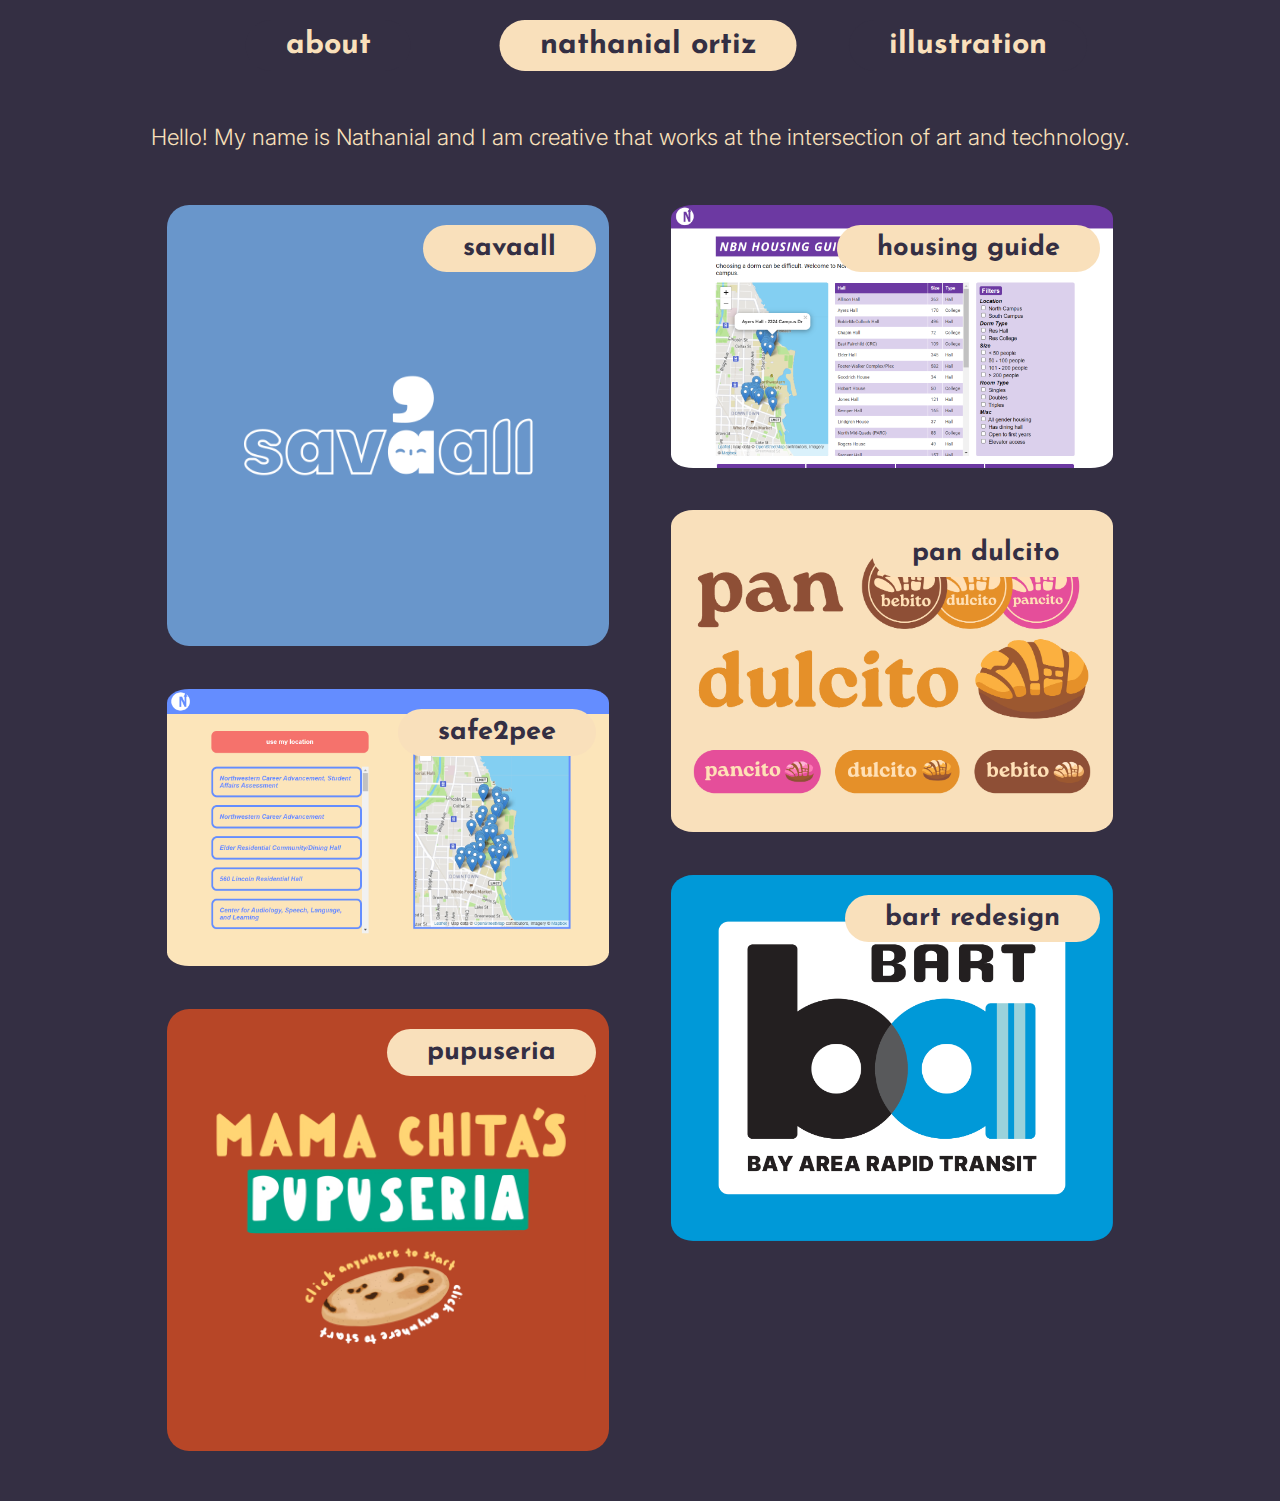
<file: index.html>
<!DOCTYPE html>
<html>
<head>
    <title>Nathanial Ortiz</title>
    <link rel="stylesheet" href="style.css" >
    <link href="https://fonts.googleapis.com/css2?family=Josefin+Sans:ital,wght@0,400;0,500;0,600;0,700;1,400;1,500;1,600;1,700&display=swap" rel="stylesheet">
    <meta name="viewport" content="width=device-width" />
</head>

<body>
    <div class="topnav"> 
        <a id="first-nav-item" href="about.html">about</a>
        <a id="second-nav-item" class="active" href="index.html">nathanial ortiz</a>
        <a id="third-nav-item" href="illustration.html">illustration</a>
    </div>
    <div class="subheader">
        <p style="font-size: 1.4em;">Hello! My name is Nathanial and I am creative that works
             at the intersection of art and technology.</p>
    </div>
    </div>
    <div class="gallery">
    <div class="scroll">
        <button class="featured" onclick="location.href='savaall.html'">
            <a>savaall</a>
            <img src="img/savaall.png">
        </button>
        
        <!-- <button class="featured">
            <a>paloma</a>
            <img src="img/paloma_couple.png">
        </button> -->
        <button class="featured interactive" onclick="location.href='safe2pee.html'">
            <a>safe2pee</a>
            <img src="img/safe2pee_main.png">
        </button>
        <button class="featured" onclick="location.href='pupuseria.html'">
            <a>pupuseria</a>
            <img src="img/pupuseria.png">
        </button>
        
        
    </div>
    <div class="scroll">
        <button class="featured" onclick="location.href='housing_guide.html'">
            <a>housing guide</a>
            <img src="img/housing_guide_for_mockup.png">
        </button>
        <!-- <button class="featured">
            <a>+</a>
            <img src="img/rana_rana.png">
        </button> -->
        <button class="featured" onclick="location.href='pan-dulcito.html'">
            <a>pan dulcito</a>
            <img src="img/pan-dulcito.png">
        </button>
        <button class="featured" onclick="location.href='bart.html'">
            <a>bart redesign</a>
            <img src="img/bart-logo.png">
        </button>
        <!-- <button class="featured">
            <a>+</a>
            <img src="img/casi.png">
        </button> -->
        
    </div>
    </div>
        
</body>
</html>
</file>
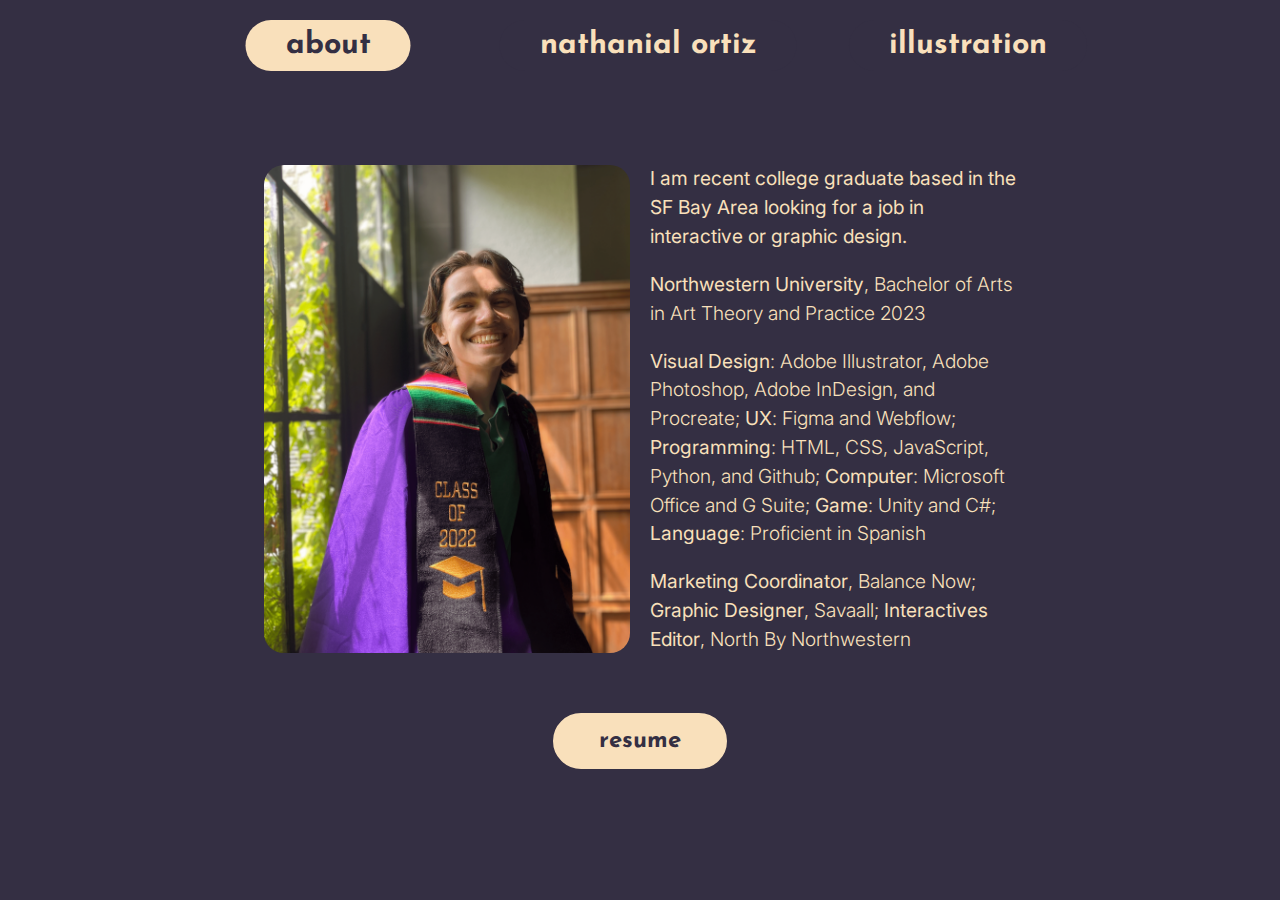
<file: about.html>
<!DOCTYPE html>
<html>
<head>
    <title>Nathanial Ortiz</title>
    <link rel="stylesheet" href="style.css" >
    <link href="https://fonts.googleapis.com/css2?family=Josefin+Sans:ital,wght@0,400;0,500;0,600;0,700;1,400;1,500;1,600;1,700&display=swap" rel="stylesheet">
    <meta name="viewport" content="width=device-width" />

</head>

<body>
    <div class="topnav"> 
        <a id="first-nav-item" class="active" href="about.html">about</a>
        <a id="second-nav-item" href="index.html" >nathanial ortiz</a>
        <a id="third-nav-item" href="illustration.html">illustration</a>
    </div>
    <div  class="about">
    
        <div class="photo-grid">
            <img class="lead-image" src="img/perfil.png">
        <div>
            <p><strong>I am recent college graduate based in the SF Bay Area looking for a 
                job in interactive or graphic design.</strong>
            </p>
            <p>
            <strong>Northwestern University</strong>, Bachelor of Arts 
            in Art Theory and Practice 2023
            </p>
            <p>
            <strong>Visual Design</strong>: Adobe Illustrator, Adobe Photoshop, 
            Adobe InDesign, and Procreate; <strong>UX</strong>: Figma and Webflow; 
            <strong>Programming</strong>: HTML, CSS, JavaScript, Python, and Github; 
            <strong>Computer</strong>: Microsoft Office and G Suite; <strong>Game</strong>:
             Unity and C#; <strong>Language</strong>: Proficient in Spanish
            </p>
            <p>
            <strong>Marketing Coordinator</strong>, Balance Now; 
            <strong>Graphic Designer</strong>, Savaall; 
            <strong>Interactives Editor</strong>, North By Northwestern
            </p>
        </div>
        <a class="yellow" style="font-size: 1.5em;" href="img/OrtizNathanial_Resume.pdf" target="_blank" title="Read PDF"> resume </a>

        </div>
        
    </div>
        
</body>
</html>
</file>
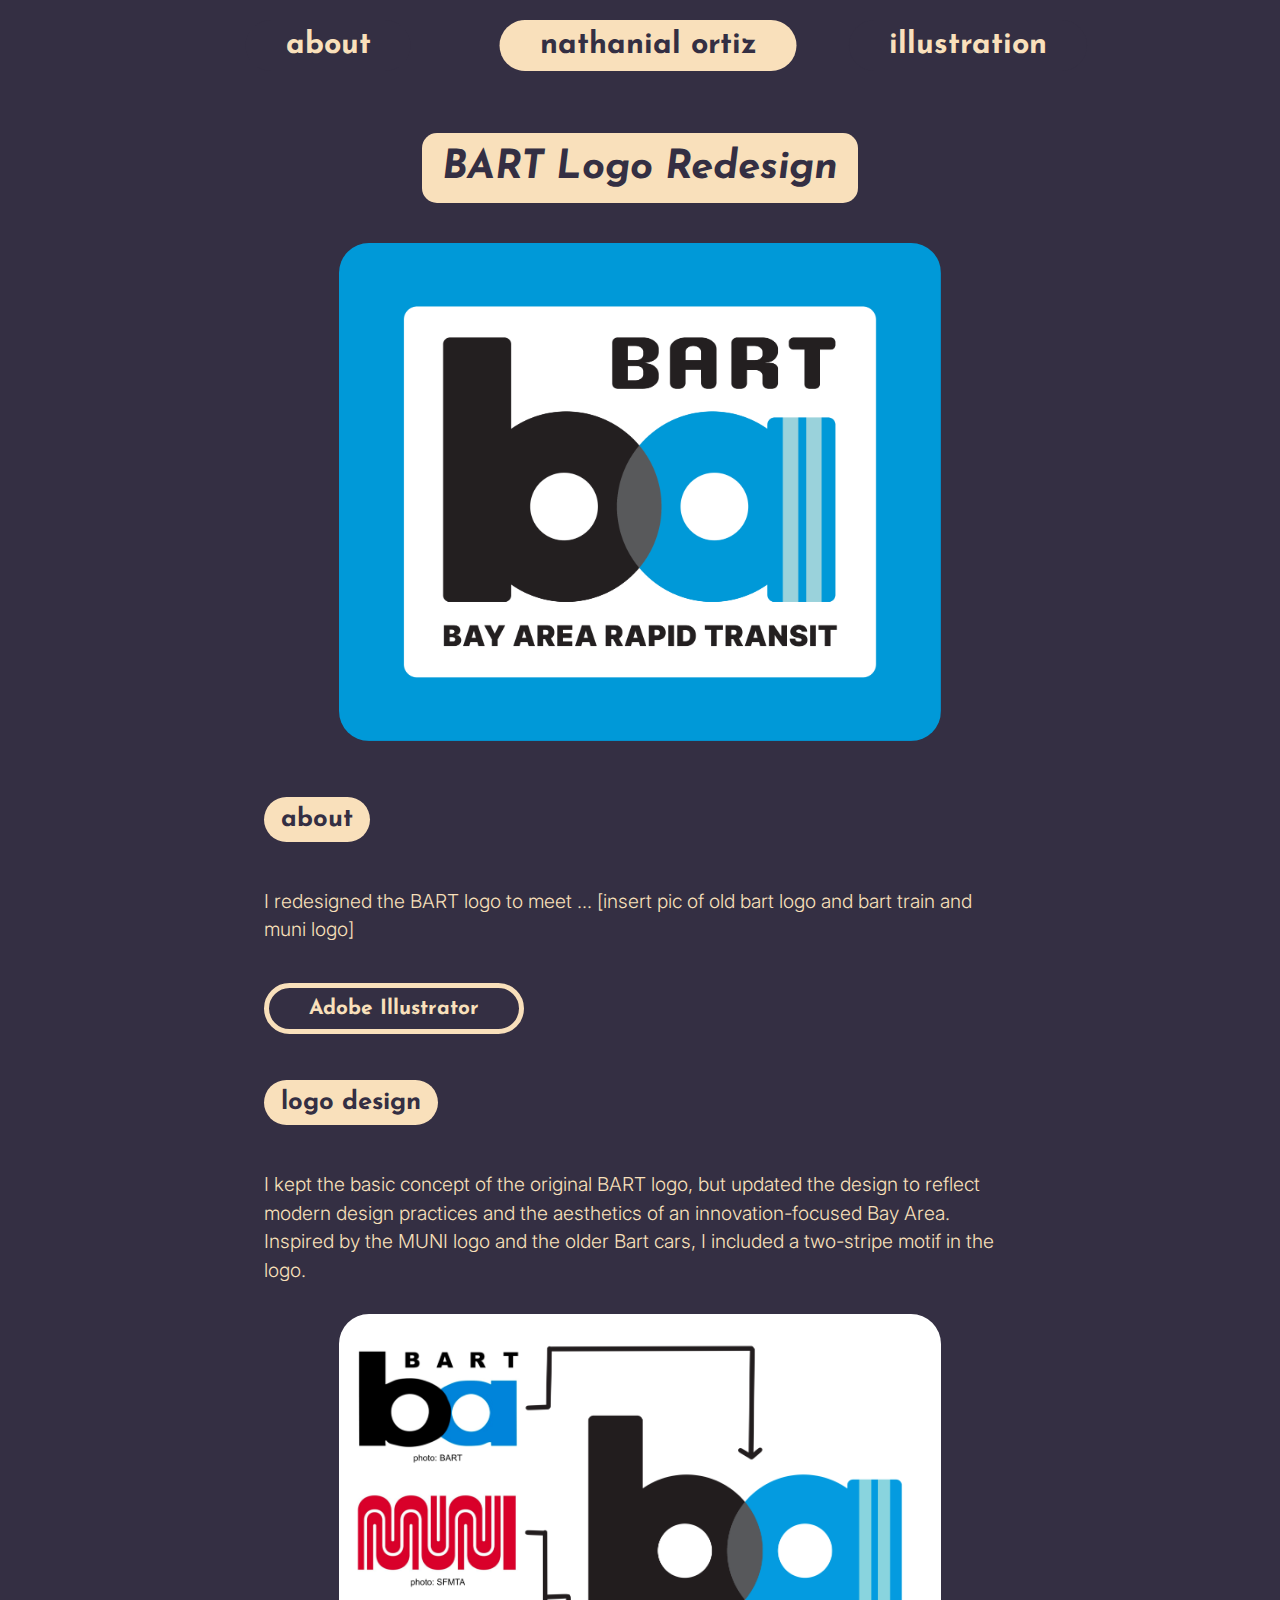
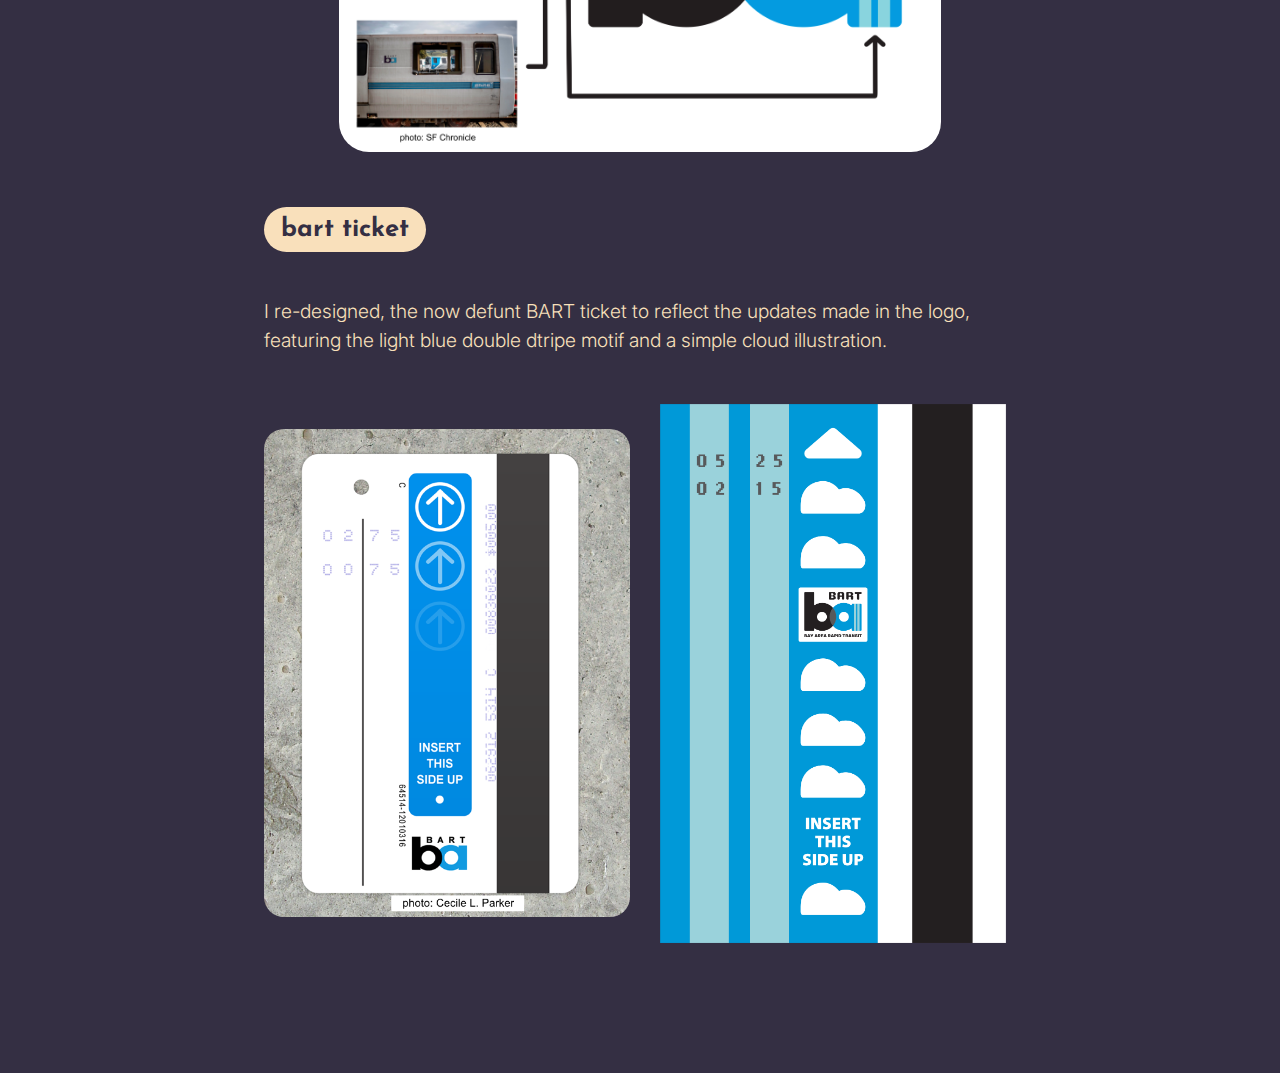
<file: bart.html>
<!DOCTYPE html>
<html>
<head>
    <title>Nathanial Ortiz</title>
    <link rel="stylesheet" href="style.css" >
    <link href="https://fonts.googleapis.com/css2?family=Josefin+Sans:ital,wght@0,400;0,500;0,600;0,700;1,400;1,500;1,600;1,700&display=swap" rel="stylesheet">
    <link href="https://fonts.googleapis.com/css2?family=Inter:wght@100;200;300;400;500;600;700;800;900&display=swap" rel="stylesheet">
    <meta name="viewport" content="width=device-width" />

</head>

<body>
    <div class="topnav"> 
        <div class="topnav"> 
            <a id="first-nav-item" href="about.html">about</a>
            <a id="second-nav-item" class="active" href="index.html" >nathanial ortiz</a>
            <a id="third-nav-item" href="illustration.html">illustration</a>
        </div>
    </div>
    <div class="project-page">
        <h2 class="header">BART Logo Redesign</h1>
        <img class="lead-image" src="img/bart-logo.png">
        <h3>about</h3>
        <p>
            I redesigned the BART logo to meet ...
            [insert pic of old bart logo and bart train and muni logo]
        </p>
        <div class="skills">
            <a>Adobe Illustrator</a>
        </div>
        <h3>logo design</h3>
        <p>
            I kept the basic concept of the original BART logo, but updated the design to reflect
            modern design practices and the aesthetics of an innovation-focused Bay Area. 
            Inspired by the MUNI logo and the older Bart cars, I included a two-stripe motif in the
             logo.
        </p>
        <img class="lead-image" src="img/bart-thumbnail.png">
        <h3>bart ticket</h3>
        <p>
            I re-designed, the now defunt BART ticket to reflect the updates made in the logo, featuring the 
            light blue double dtripe motif and a simple cloud illustration.
        </p>
        <div class="photo-grid">
            <img src="img/bart-ticket.png">
            <img src="img/bart.png">
            
        </div>
    </div>
        
</body>
</html>
</file>
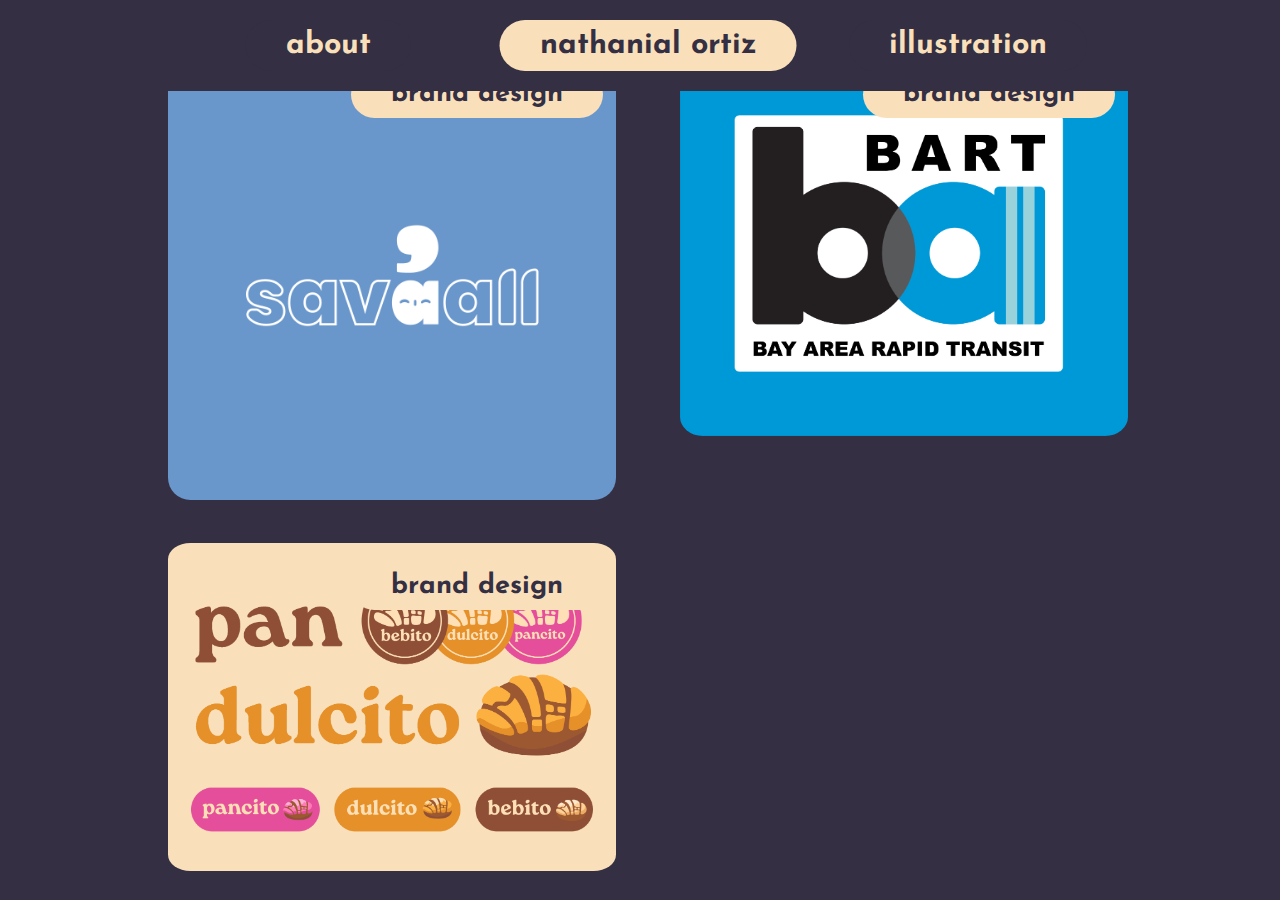
<file: design.html>
<!DOCTYPE html>
<html>
<head>
    <title>Nathanial Ortiz</title>
    <link rel="stylesheet" href="style.css" >
    <link href="https://fonts.googleapis.com/css2?family=Josefin+Sans:ital,wght@0,400;0,500;0,600;0,700;1,400;1,500;1,600;1,700&display=swap" rel="stylesheet">
    <meta name="viewport" content="width=device-width" />

</head>

<body>
    <div class="topnav"> 
        <div class="topnav"> 
            <a id="first-nav-item" href="about.html">about</a>
            <a id="second-nav-item" class="active" href="index.html" >nathanial ortiz</a>
            <a id="third-nav-item" href="illustration.html">illustration</a>
    </div>
    <div class="gallery">
    <div class="scroll">
        <button class="featured">
            <a>brand design</a>
            <img src="img/savaall.png">
        </button>
        <button class="featured">
            <a>brand design</a>
            <img src="img/pan-dulcito.png">
        </button>
    </div>
    <div class="scroll">
        <button class="featured">
            <a>brand design</a>
            <img src="img/Asset 2@4x-81.png">
        </button>
        
    </div>
    </div>
        
</body>
</html>
</file>
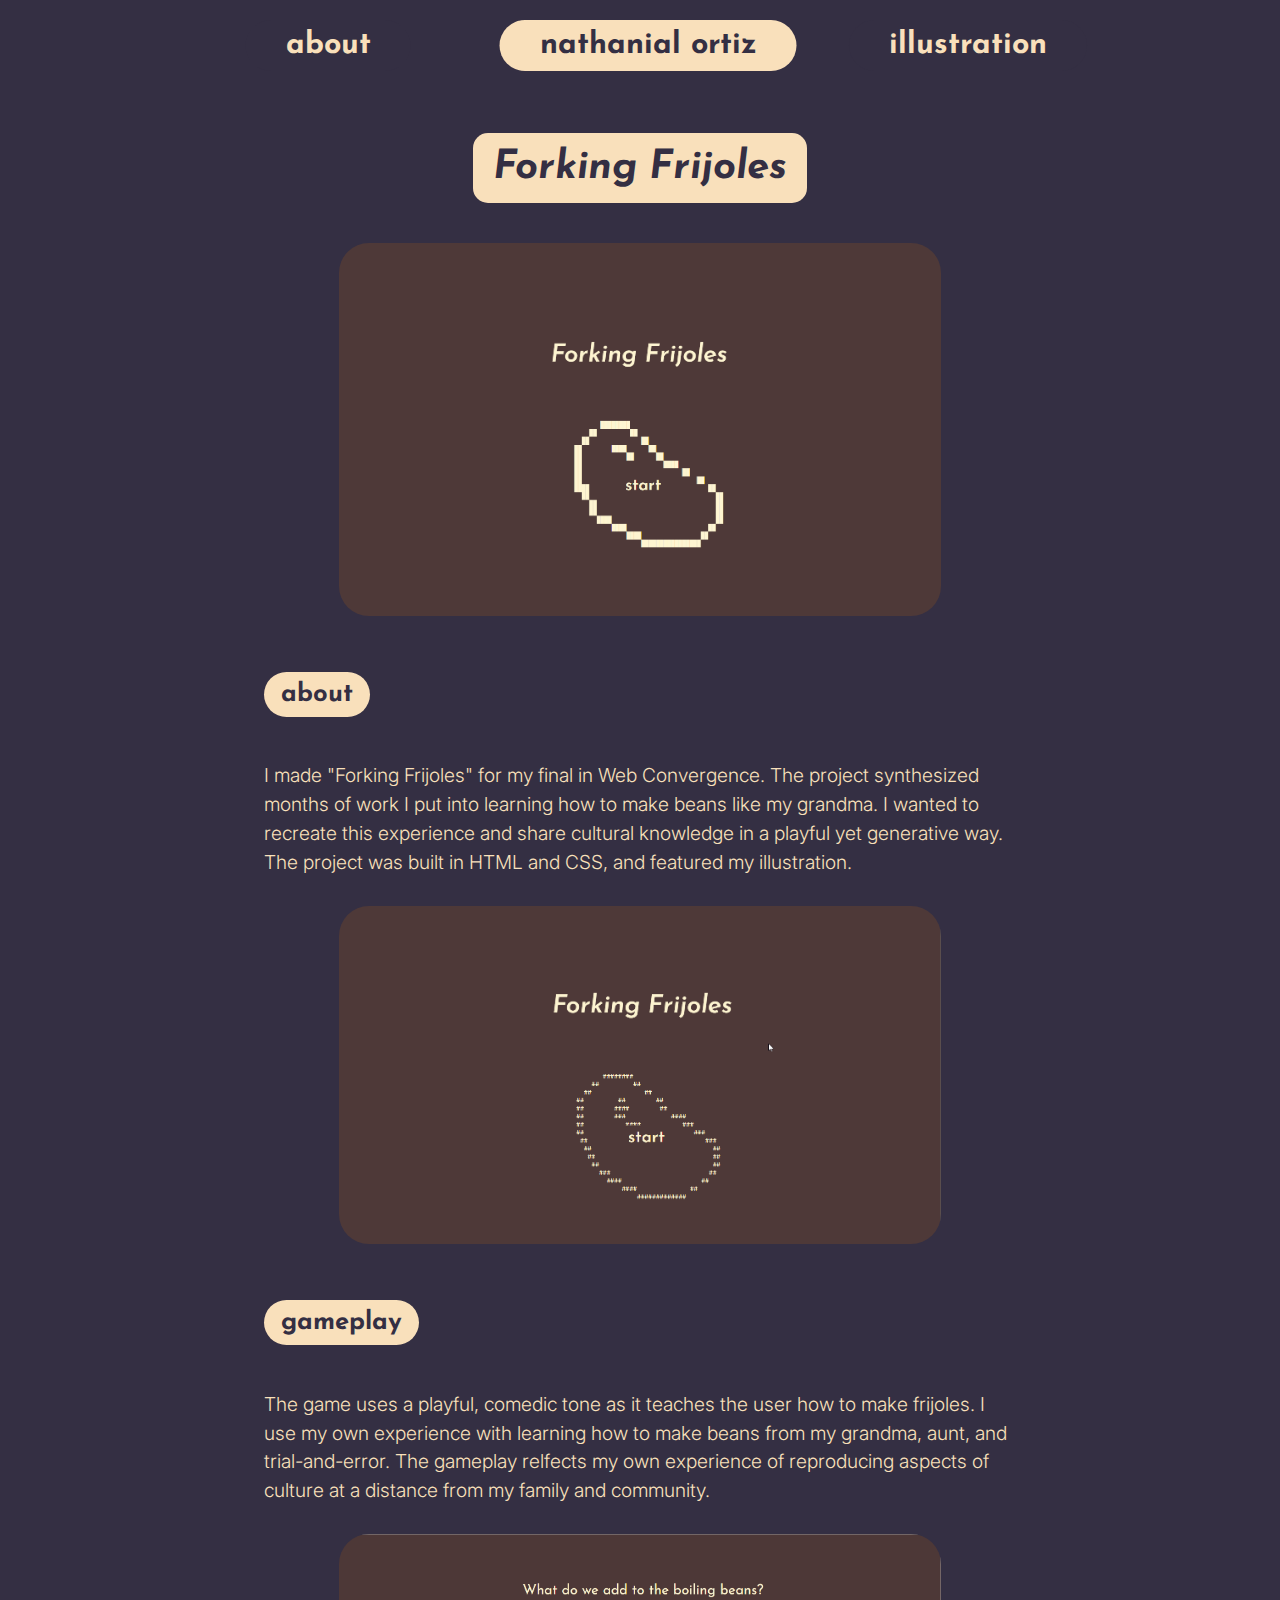
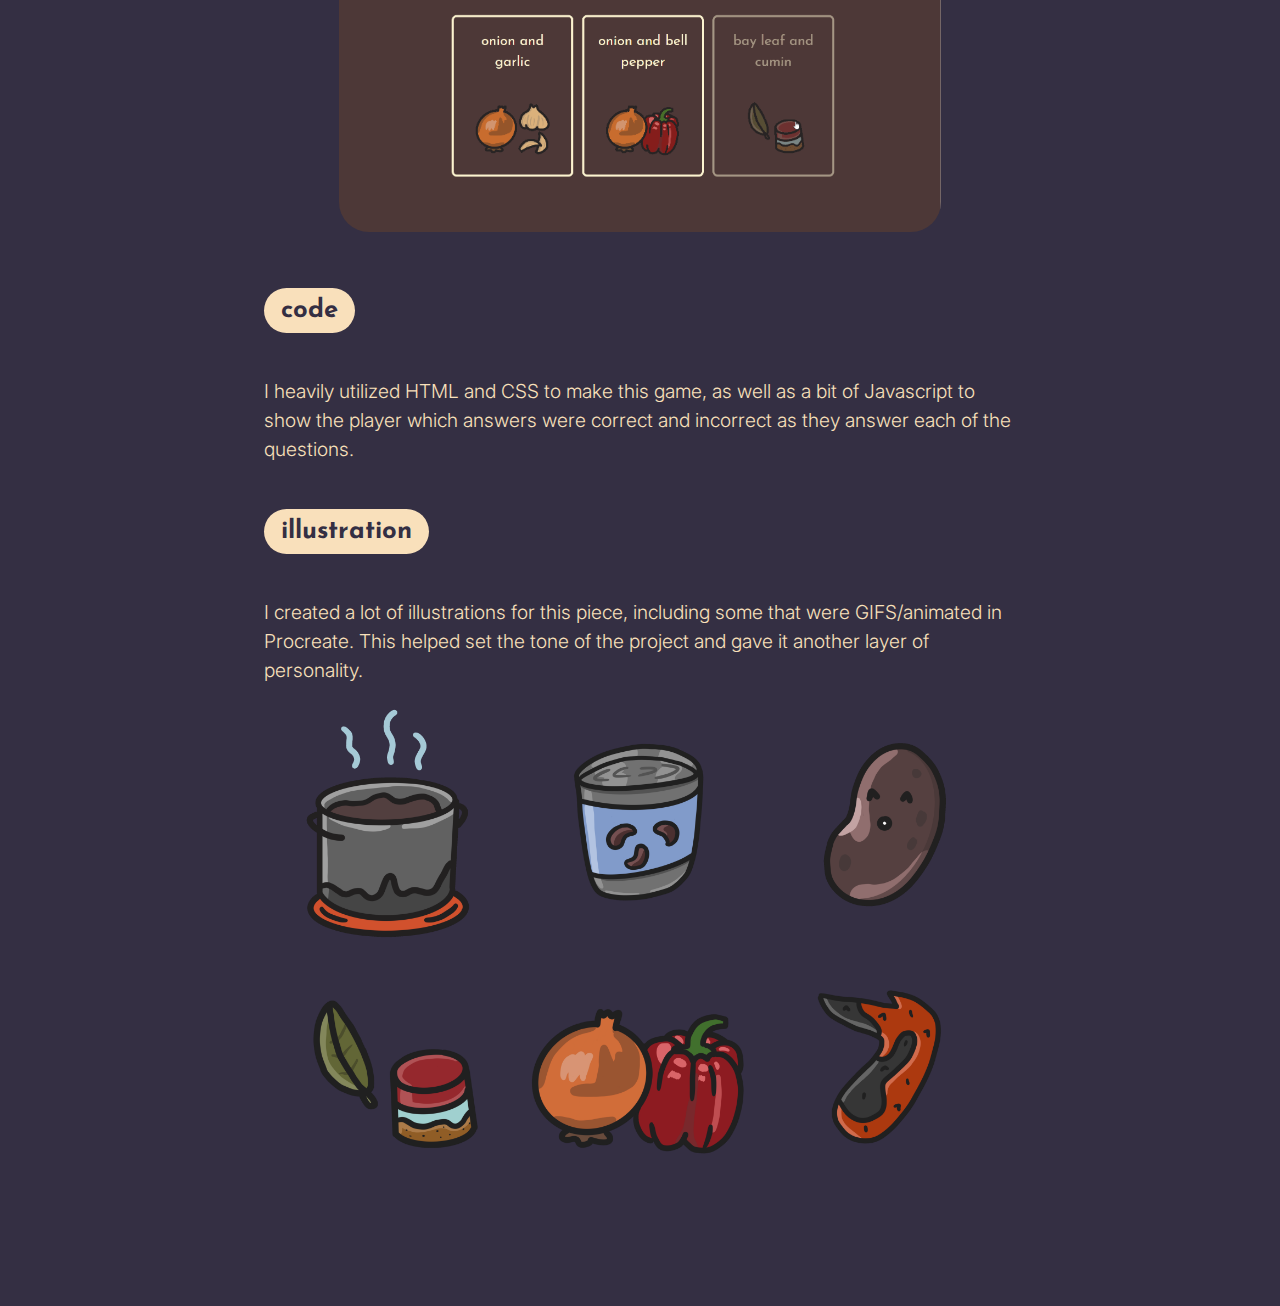
<file: frijoles.html>
<!DOCTYPE html>
<html>
<head>
    <title>Nathanial Ortiz</title>
    <link rel="stylesheet" href="style.css" >
    <link href="https://fonts.googleapis.com/css2?family=Josefin+Sans:ital,wght@0,400;0,500;0,600;0,700;1,400;1,500;1,600;1,700&display=swap" rel="stylesheet">
    <link href="https://fonts.googleapis.com/css2?family=Inter:wght@100;200;300;400;500;600;700;800;900&display=swap" rel="stylesheet">
    <meta name="viewport" content="width=device-width" />

</head>

<body>
    <div class="topnav"> 
        <div class="topnav"> 
            <a id="first-nav-item" href="about.html">about</a>
            <a id="second-nav-item" class="active" href="index.html" >nathanial ortiz</a>
            <a id="third-nav-item" href="illustration.html">illustration</a>
        </div>
    </div>
    <div class="project-page">
        <h2 class="header">Forking Frijoles</h1>
        <img class="lead-image" src="img/frijol_5.png">
        <h3>about</h3>
        <p>
            I made "Forking Frijoles" for my final in Web Convergence. 
            The project synthesized months of work I put into learning how to make beans like my grandma. 
            I wanted to recreate this experience and share cultural knowledge in a playful yet generative way. 
            The project was built in HTML and CSS, and featured my illustration.
        </p>
        <img class="lead-image" src="img/forking_frijoles.gif">
        <h3>gameplay</h3>
        <p>
            The game uses a playful, comedic tone as it teaches the user how to make frijoles. I use my own experience
            with learning how to make beans from my grandma, aunt, and trial-and-error. The gameplay relfects my own 
            experience of reproducing aspects of culture at a distance from my family and community.
        </p>
        <img class="lead-image" src="img/forking_frijoles1.gif">
        <h3>code</h3>
        <p>
            I heavily utilized HTML and CSS to make this game, as well as a bit of Javascript
            to show the player which answers were correct and incorrect as they answer each of the questions.
        </p>
        <h3>illustration</h3>
        <p>
            I created a lot of illustrations for this piece, including some that were GIFS/animated in Procreate. 
            This helped set the tone of the project and gave it another layer of personality.
        </p>
        <div class="three-row-photo-grid">
            <img src="img/hot_pot.gif">
            <img src="img/canned_whole.png">
            <img src="img/dancing_bean.gif">
            <img src="img/bayleaf_and_cumin.png">
            <img src="img/onion_pepper.png">
            <img src="img/wing.png">

        </div>

    </div>
        
</body>
</html>
</file>
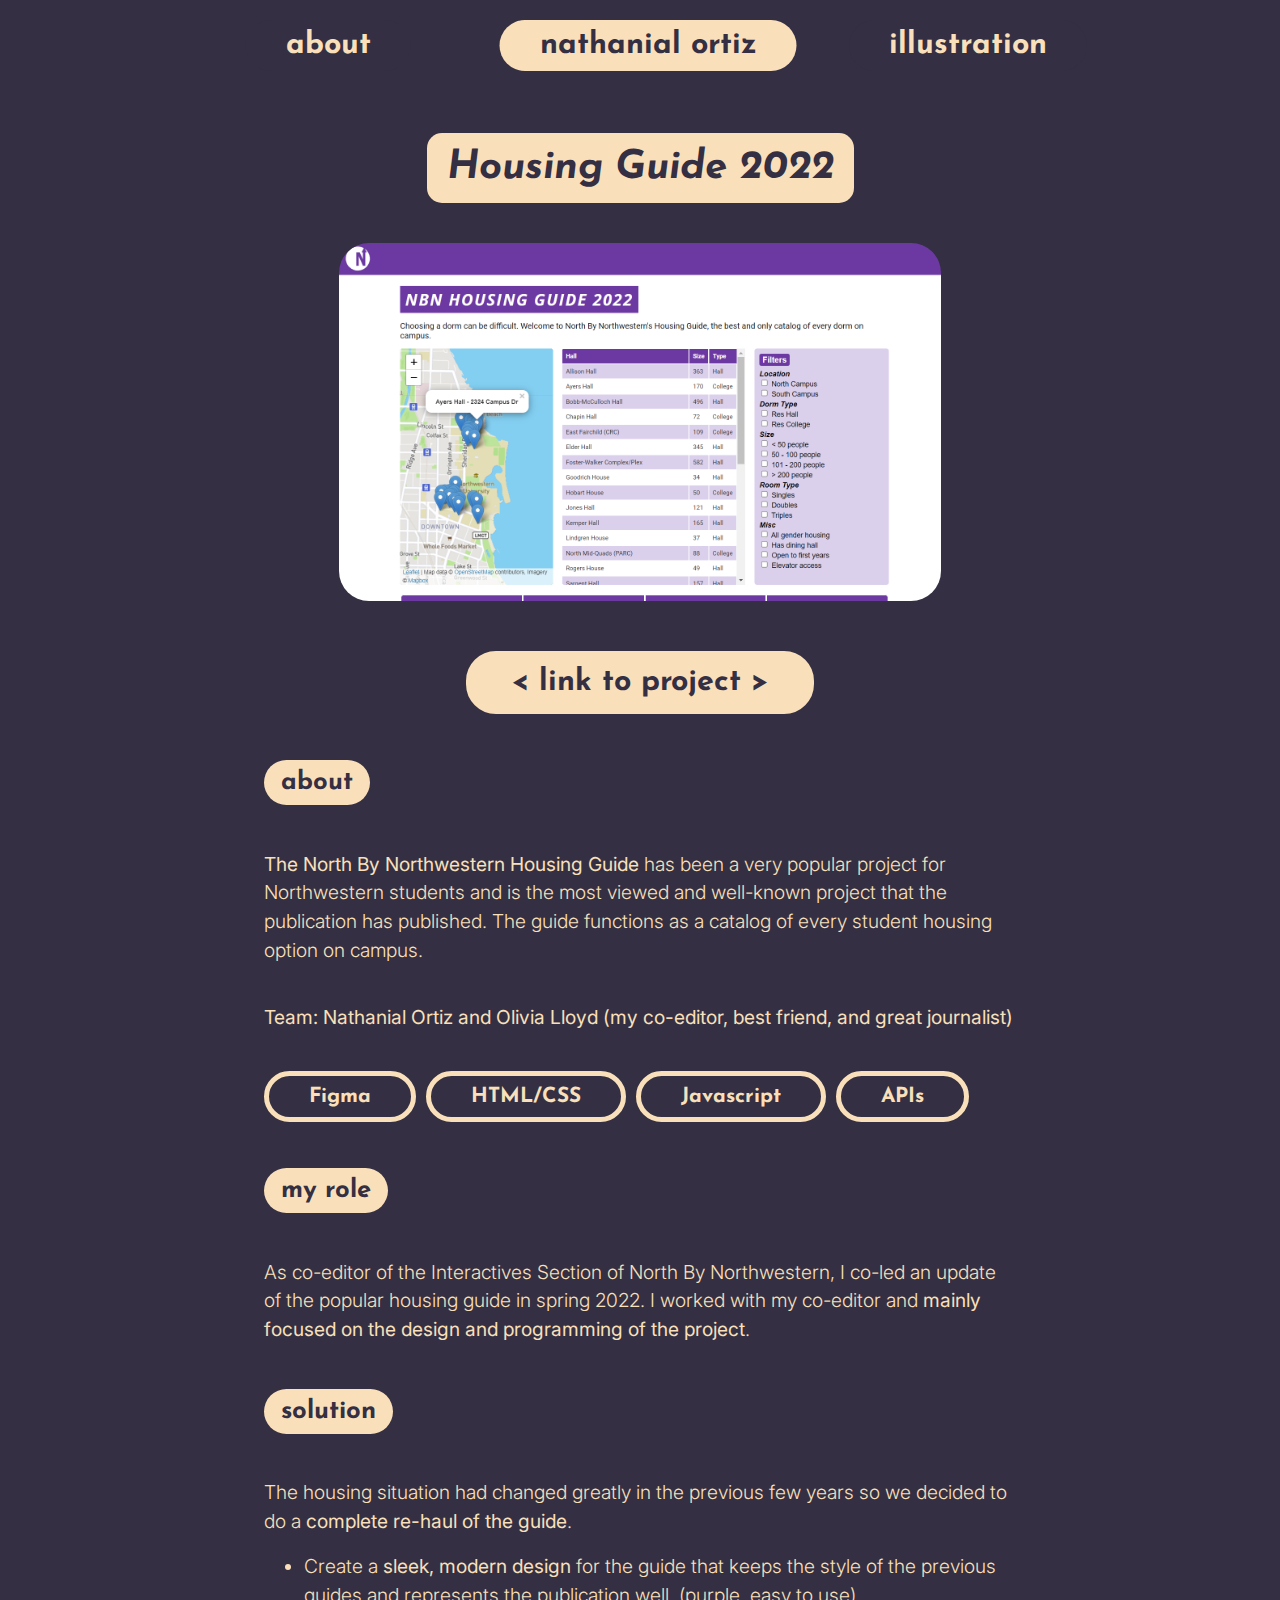
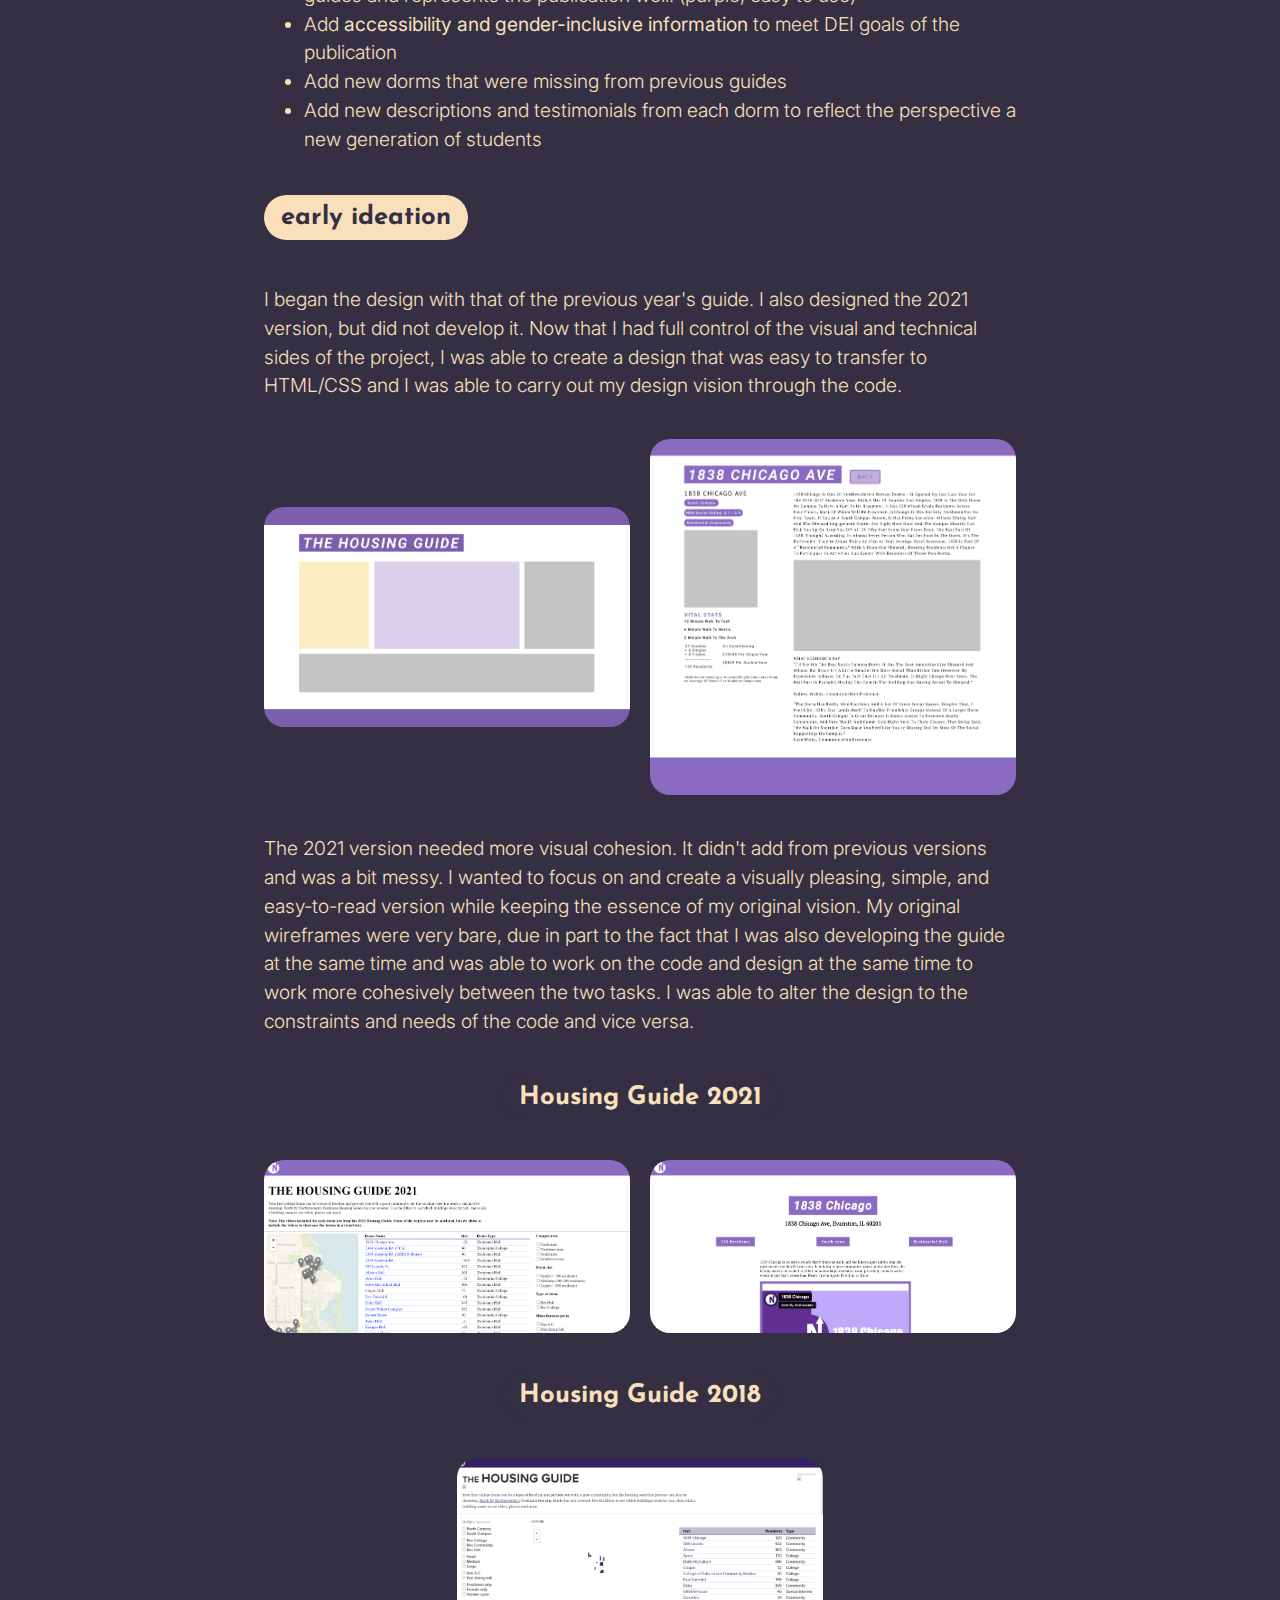
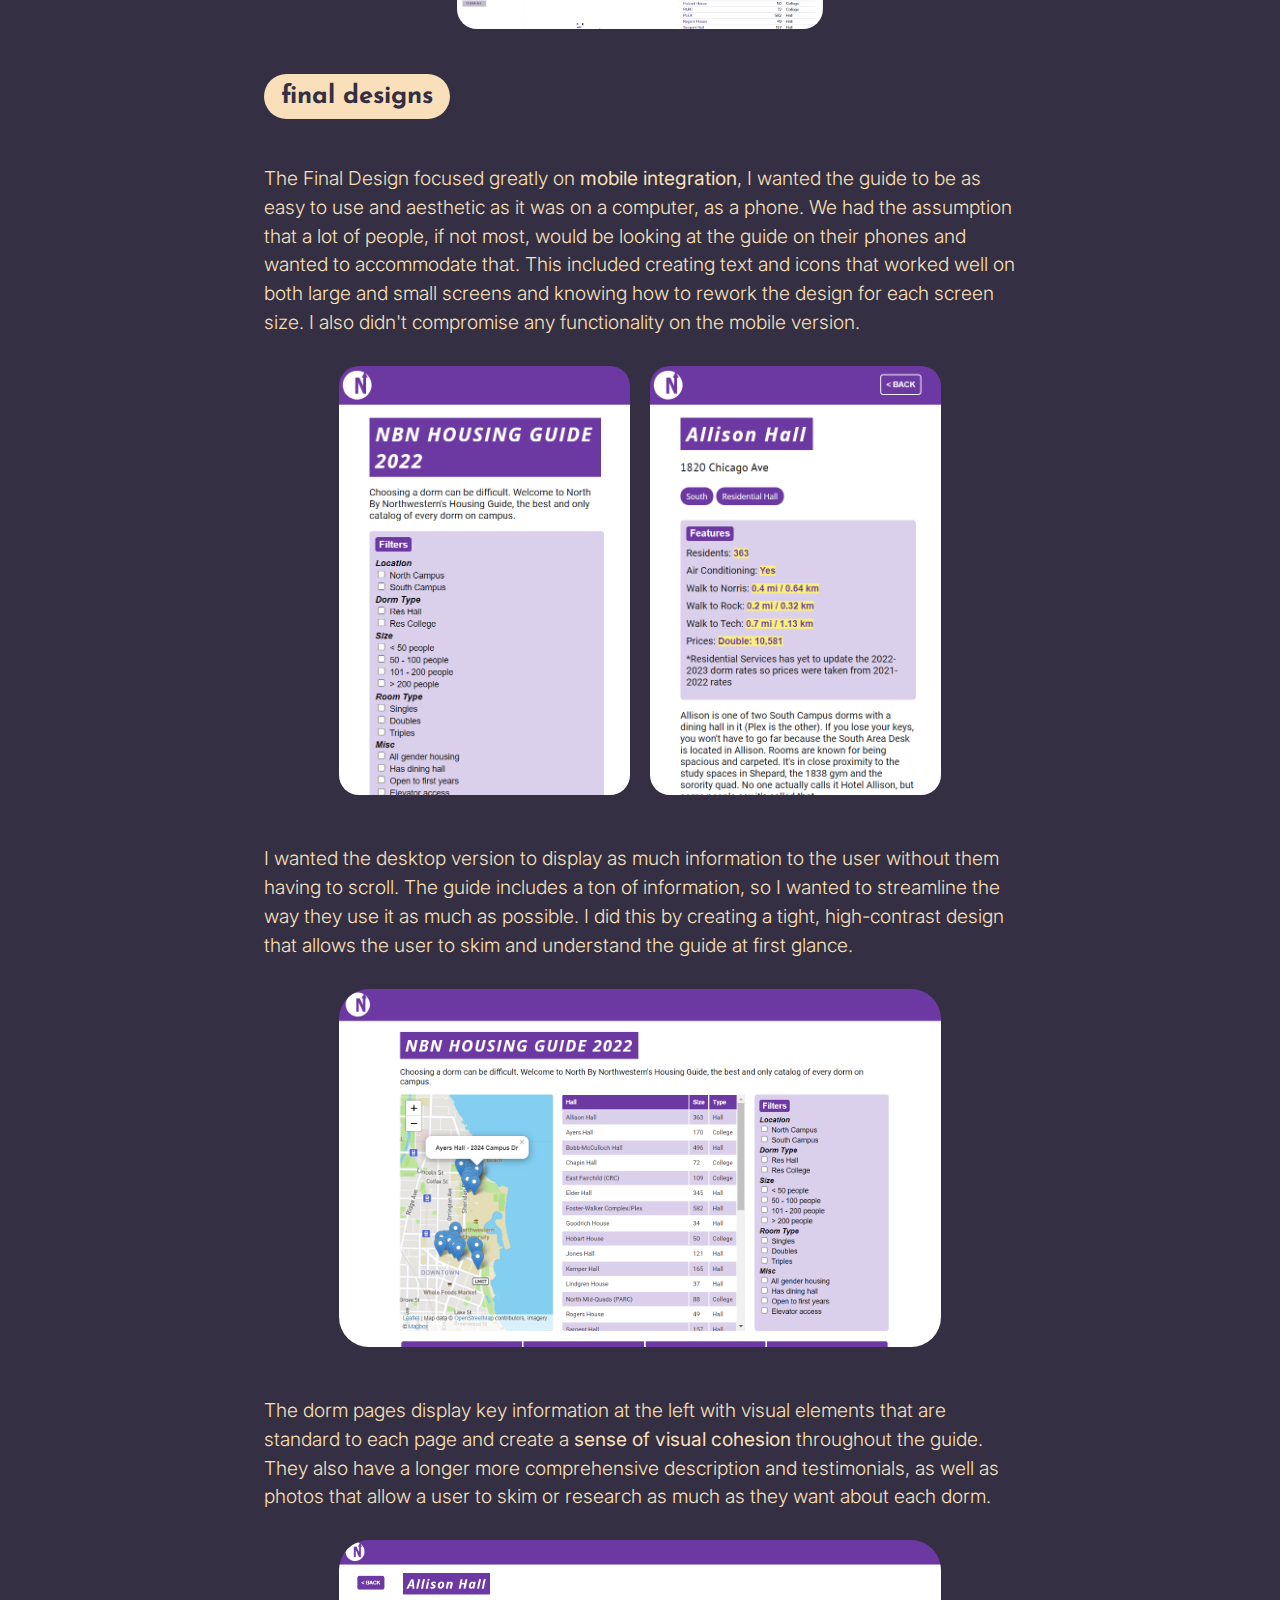
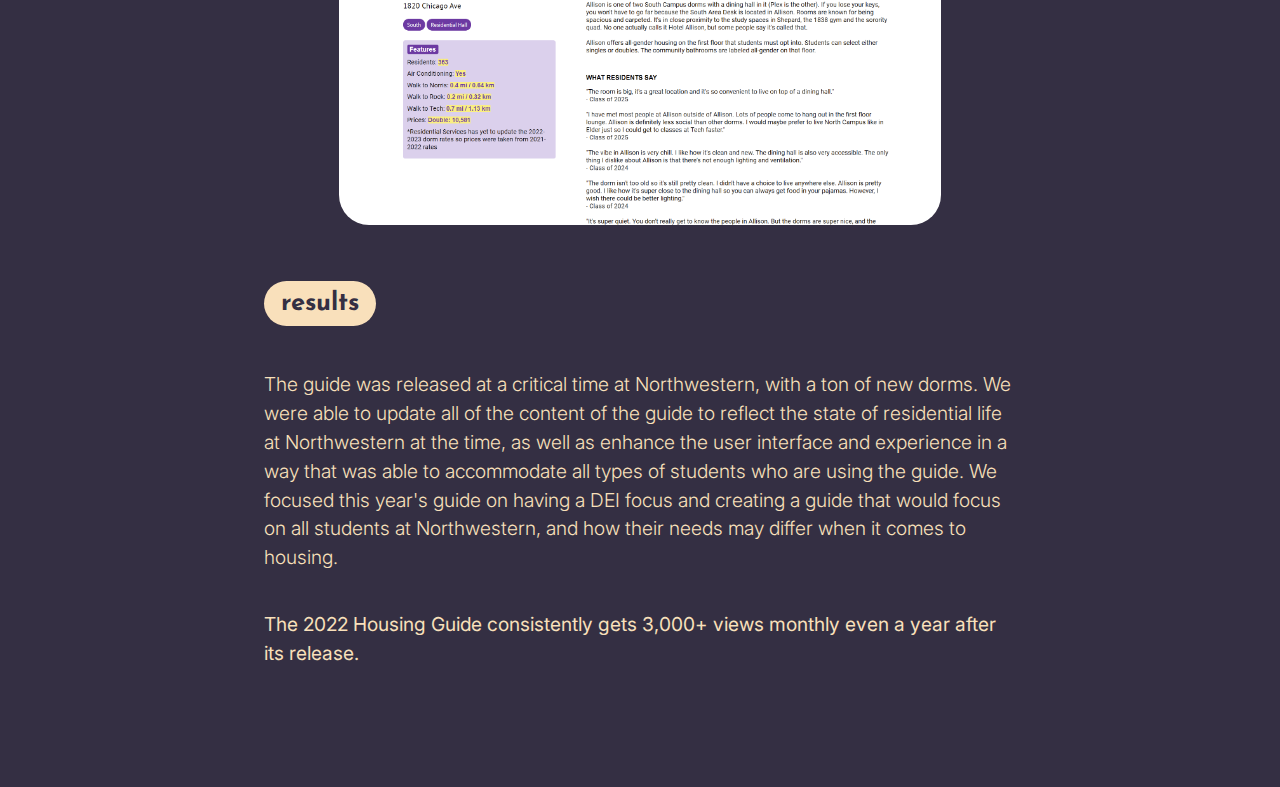
<file: housing_guide.html>
<!DOCTYPE html>
<html>
<head>
  <title>Nathanial Ortiz</title>
  <link rel="stylesheet" type="text/css" href="style.css">
  <link rel="preconnect" href="https://fonts.gstatic.com">
  <link href="https://fonts.googleapis.com/css2?family=Josefin+Sans:ital,wght@0,400;0,500;0,600;0,700;1,400;1,500;1,600;1,700&display=swap" rel="stylesheet">
  <link href="https://fonts.googleapis.com/css2?family=Inter:wght@100;200;300;400;500;600;700;800;900&display=swap" rel="stylesheet">
  <meta name="viewport" content="width=device-width" />
</head>
<body>
<div class="topnav">
  <div class="topnav"> 
    <a id="first-nav-item" href="about.html">about</a>
    <a id="second-nav-item" class="active" href="index.html" >nathanial ortiz</a>
    <a id="third-nav-item" href="illustration.html">illustration</a>
 </div>
  </div>
<div class="project-page">
    <h2 class="header">Housing Guide 2022</h2>
    <img class="lead-image" src="img/housing_guide_for_mockup.png">
    <a class="yellow" href="https://northbynorthwestern.com/nbn-housing-guide-2022/">< link to project ></a>

    <h3>about</h3>
    <p>
      <strong>The North By Northwestern Housing Guide</strong> has been a very popular 
      project for Northwestern students and is the most viewed and well-known project that the 
      publication has published. The guide functions as a catalog of every student housing 
      option on campus.
    </p>
    <p>
      <strong>Team: Nathanial Ortiz and Olivia Lloyd (my co-editor, best friend, 
      and great journalist)</strong>
    </p>
    <div class="skills">
      <a>Figma</a><a>HTML/CSS</a><a>Javascript</a><a>APIs</a>
    </div>
    <h3>my role</h3>
    <p>
      As co-editor of the Interactives Section of North By Northwestern, I co-led an update 
      of the popular housing guide in spring 2022. I worked with my co-editor and 
      <strong>mainly focused on the design and programming of the project</strong>.
    </p>
    <h3>solution</h3>
    <p style="margin-bottom: 0;">
      The housing situation had changed greatly in the previous few years so we decided 
      to do a <strong>complete re-haul of the guide</strong>.
    </p>
    <ul>
      <li>Create a <strong>sleek, modern design</strong> for the guide that keeps the style 
      of the previous guides and represents the publication well. (purple, easy to use)
      </li>
      <li>Add <strong>accessibility and gender-inclusive information</strong> 
      to meet DEI goals of the publication</li>
      <li>Add new dorms that were missing from previous guides</li>
      <li>Add new descriptions and testimonials from each dorm to 
      reflect the perspective a new generation of students</li>
    </ul>

    <h3>early ideation</h3>
    <p>
      I began the design with that of the previous year's guide. I also designed 
      the 2021 version, but did not develop it. Now that I had full control of the 
      visual and technical sides of the project, I was able to create a design that 
      was easy to transfer to HTML/CSS and I was able to carry out my design 
      vision through the code.
    </p>
    <div class="photo-grid">
    <img src="img/housing_guide_figma.png">
    <img src="img/housing_guide_figma_2.png">
    </div>
    
    <p>
      The 2021 version needed more visual cohesion. It didn't add from previous 
      versions and was a bit messy. I wanted to focus on and create a visually pleasing, 
      simple, and easy-to-read version while keeping the essence of my original vision. 
      My original wireframes were very bare, due in part to the fact that I was also 
      developing the guide at the same time and was able to work on the code and design 
      at the same time to work more cohesively between the two tasks. I was able to 
      alter the design to the constraints and needs of the code and vice versa.
    </p>
    <h4>Housing Guide 2021</h4>
    <div class="photo-grid"> 
      <img src="img/housing_guide_2021.png">
      <img src="img/housing_guide_2021_dorm.png">
    </div>
    <h4>Housing Guide 2018</h4>
    <div class="photo-grid">
    <img src="img/housing_guide_2018.png">
    </div>
    <h3>final designs</h3>
    <p>
      The Final Design focused greatly on <strong>mobile integration</strong>, 
      I wanted the guide to be as easy to use and aesthetic as it was on a computer, as a phone. 
      We had the assumption that a lot of people, if not most, would be looking 
      at the guide on their phones and wanted to accommodate that. This included 
      creating text and icons that worked well on both large and small screens and 
      knowing how to rework the design for each screen size. I also didn't 
      compromise any functionality on the mobile version.
    </p>
    <div class="photo-grid lead-image">
      <img src="img/housing_mobile.png">
      <img src="img/housing_mobile2.png">
    </div>
    <p>
      I wanted the desktop version to display as much information to the user without
      them having to scroll. The guide includes a ton of information, so I wanted to 
      streamline the way they use it as much as possible. I did this by creating a tight, 
      high-contrast design that allows the user to skim and understand the guide at first 
      glance.
    </p>
    <img class="lead-image" src="img/housing_guide_for_mockup.png">
    <p>
      The dorm pages display key information at the left with visual elements that 
      are standard to each page and create a <strong>sense of visual cohesion</strong> 
      throughout the guide. They also have a longer more comprehensive description
      and testimonials, as well as photos that allow a user to skim or research as 
      much as they want about each dorm.
    </p>
    <img class="lead-image" src="img/housingguide-22-page.png">
    <h3>results</h3>
    <p>
      The guide was released at a critical time at Northwestern, with a ton of 
      new dorms. We were able to update all of the content of the guide to reflect 
      the state of residential life at Northwestern at the time, as well as enhance
      the user interface and experience in a way that was able to accommodate all 
      types of students who are using the guide. We focused this year's guide on 
      having a DEI focus and creating a guide that would focus on all students at 
      Northwestern, and how their needs may differ when it comes to housing.
    </p>
    <p>
      <strong>The 2022 Housing Guide consistently gets 3,000+ views monthly even
      a year after its release.</strong>
  </p>

</body>
</html>
</file>
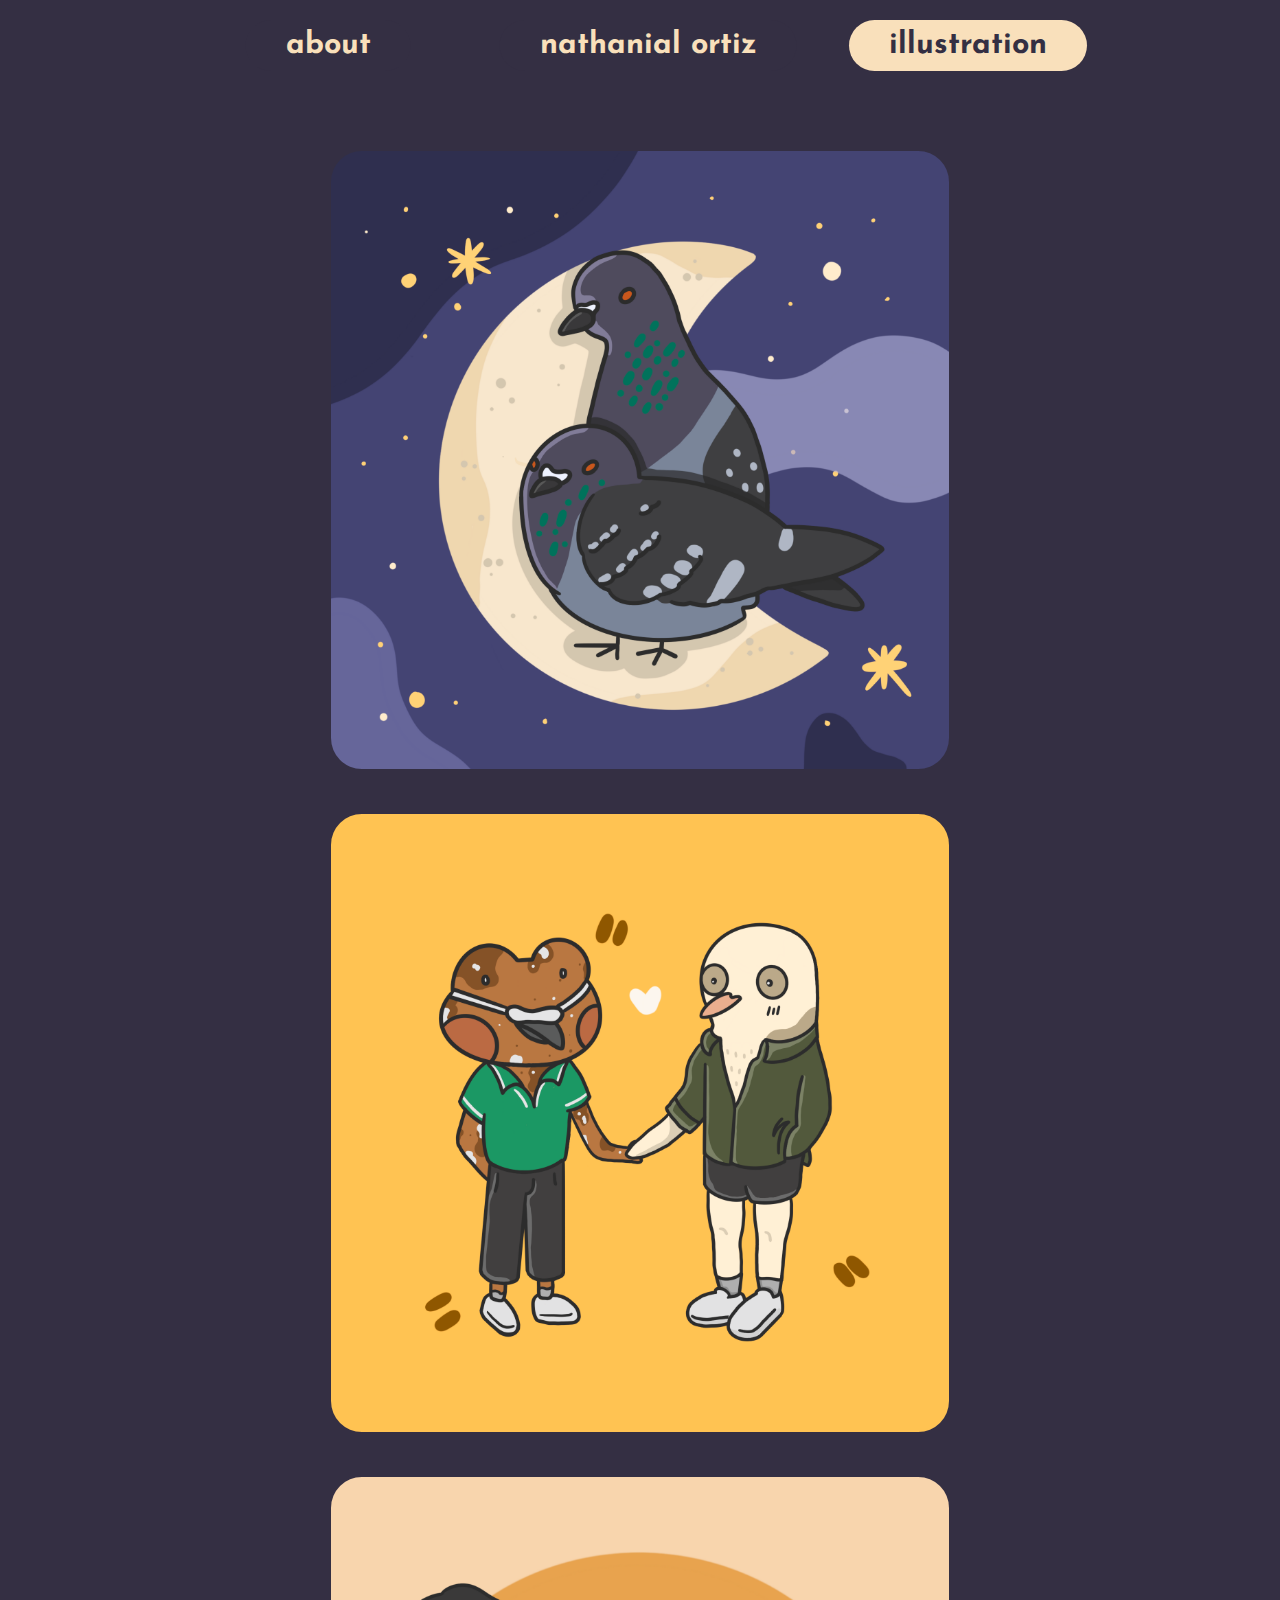
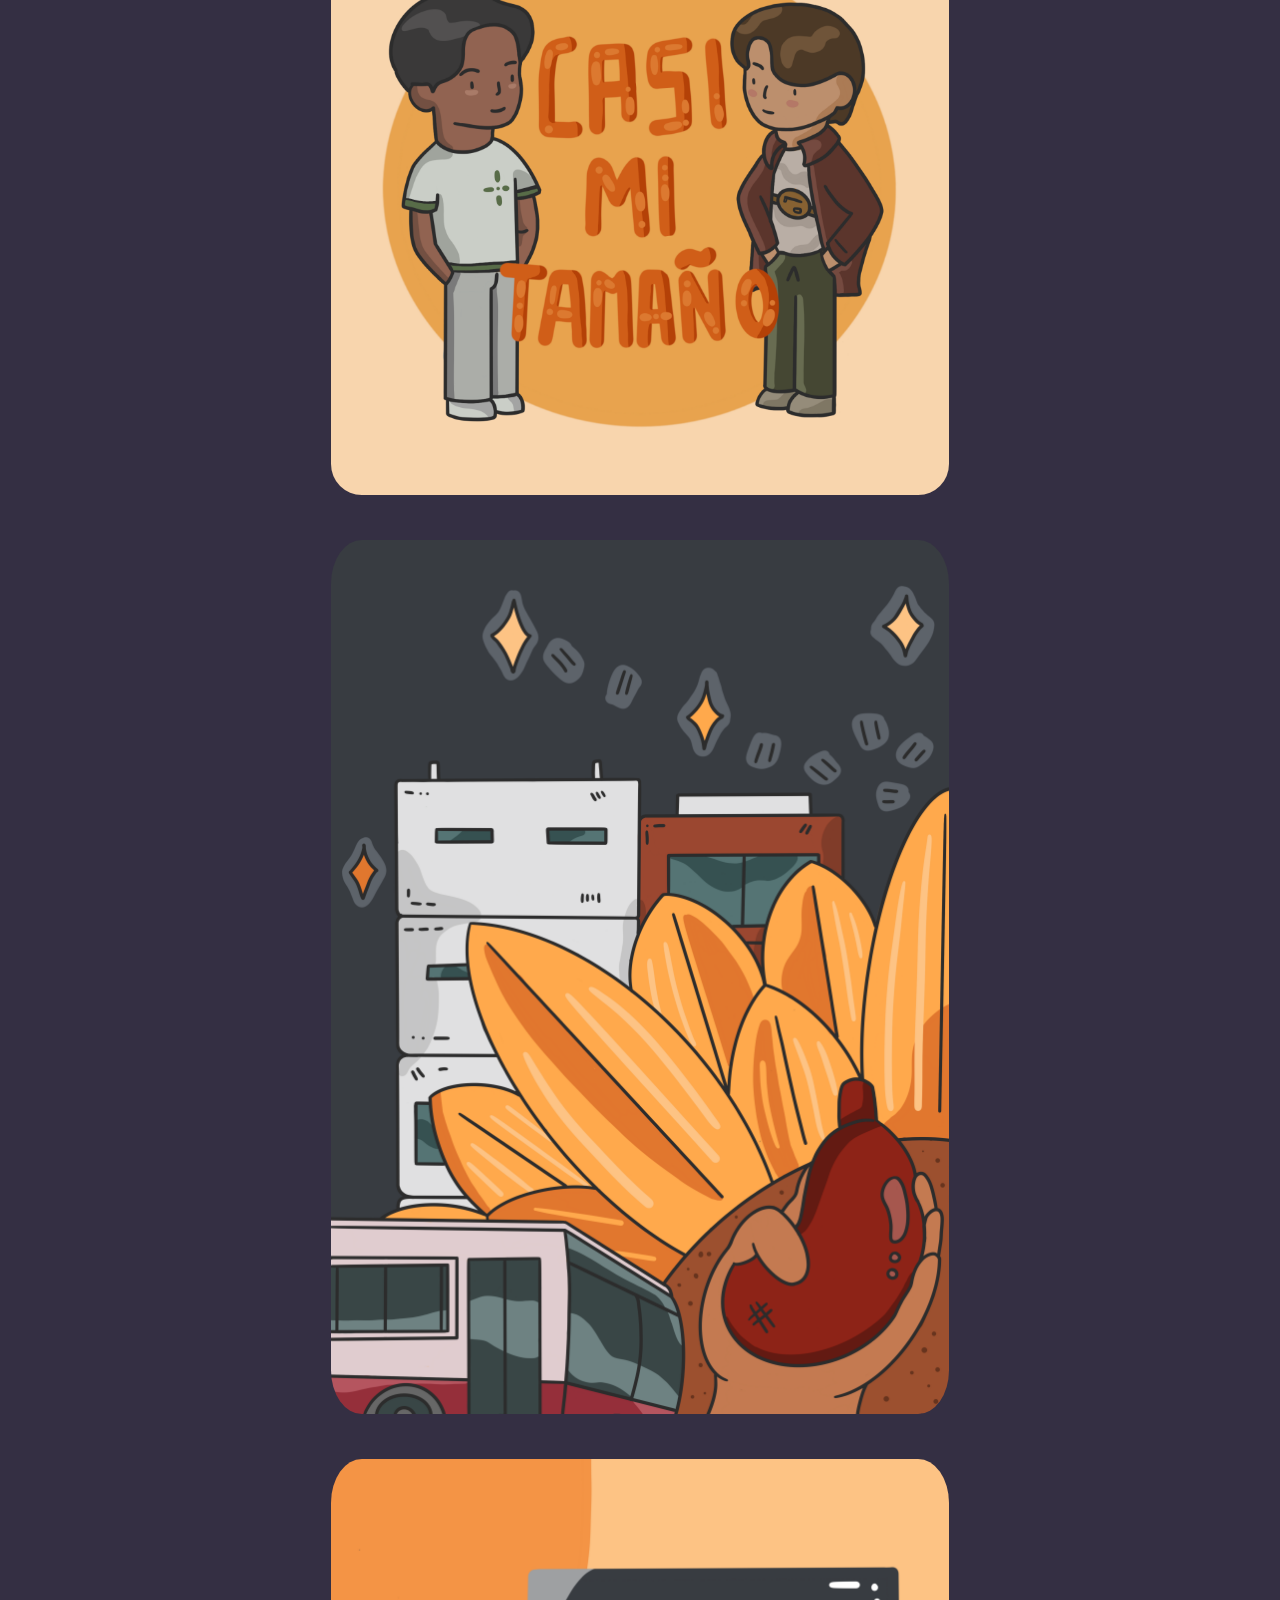
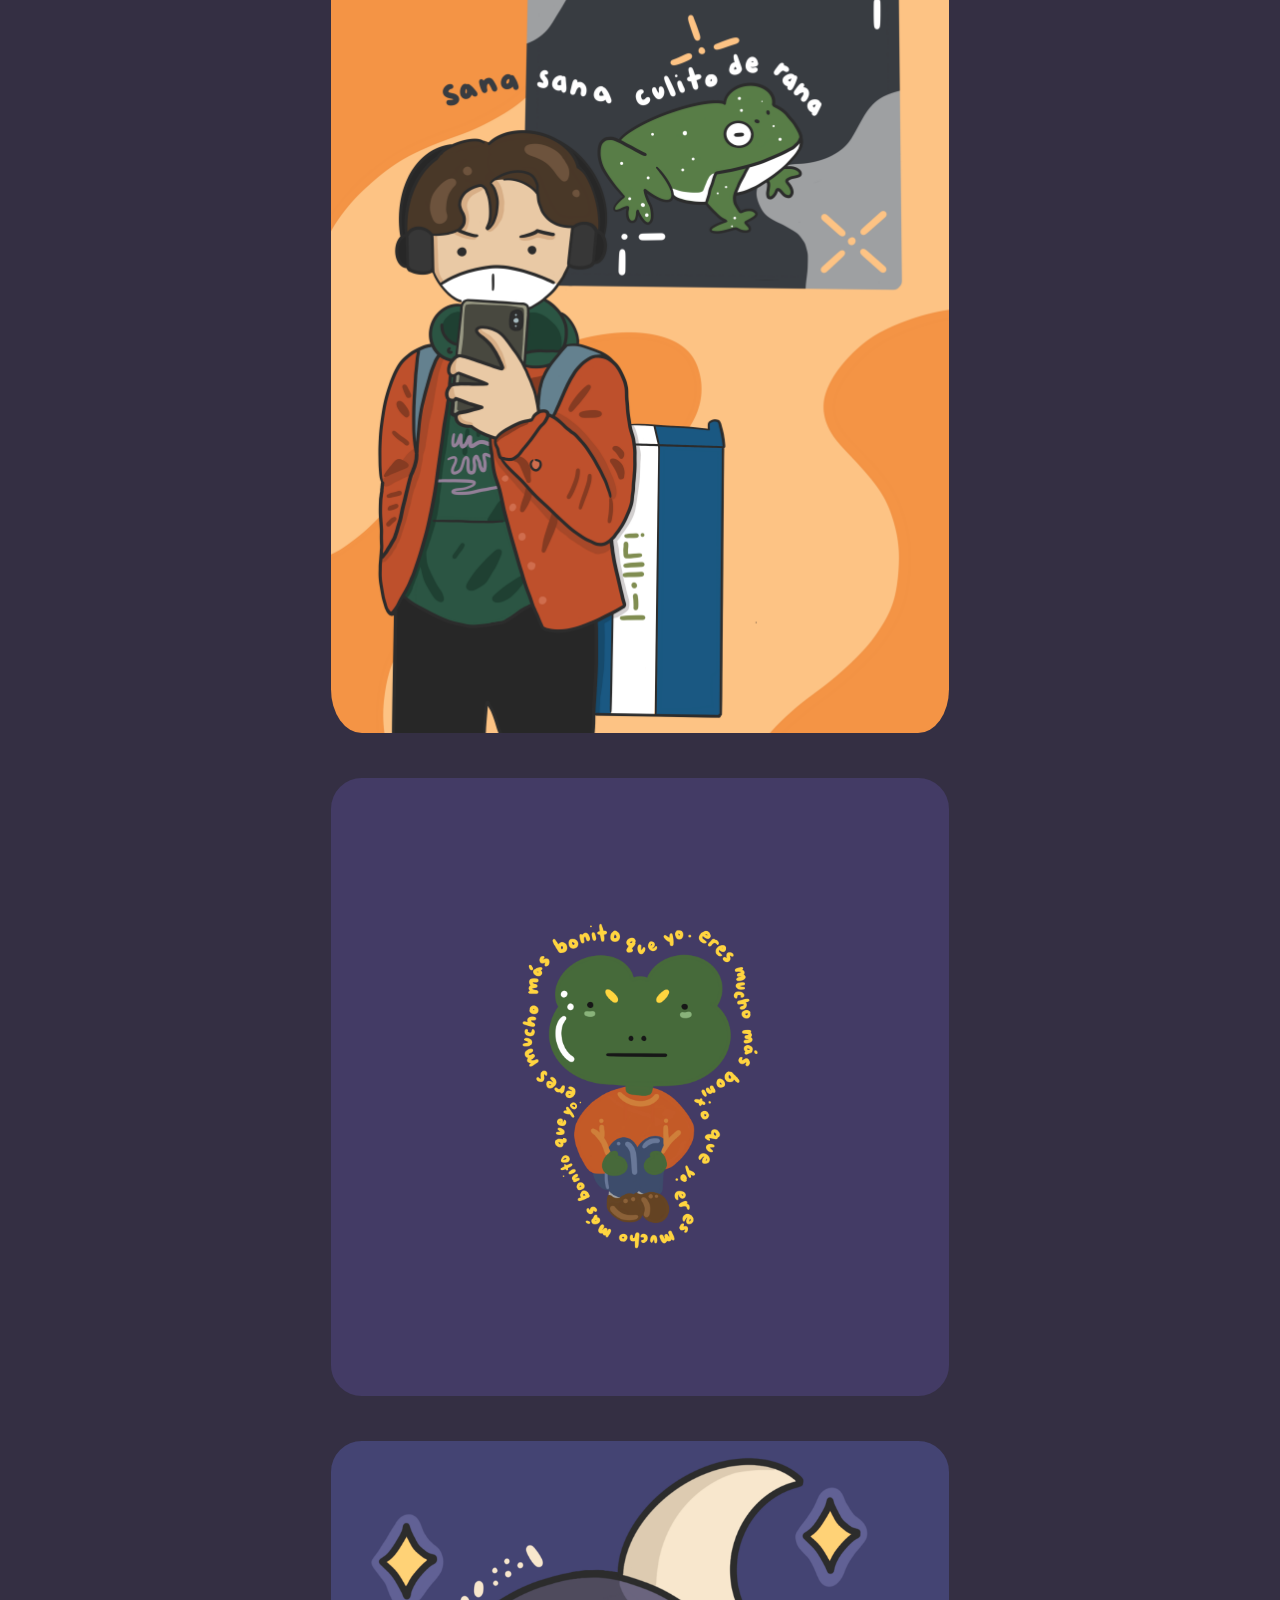
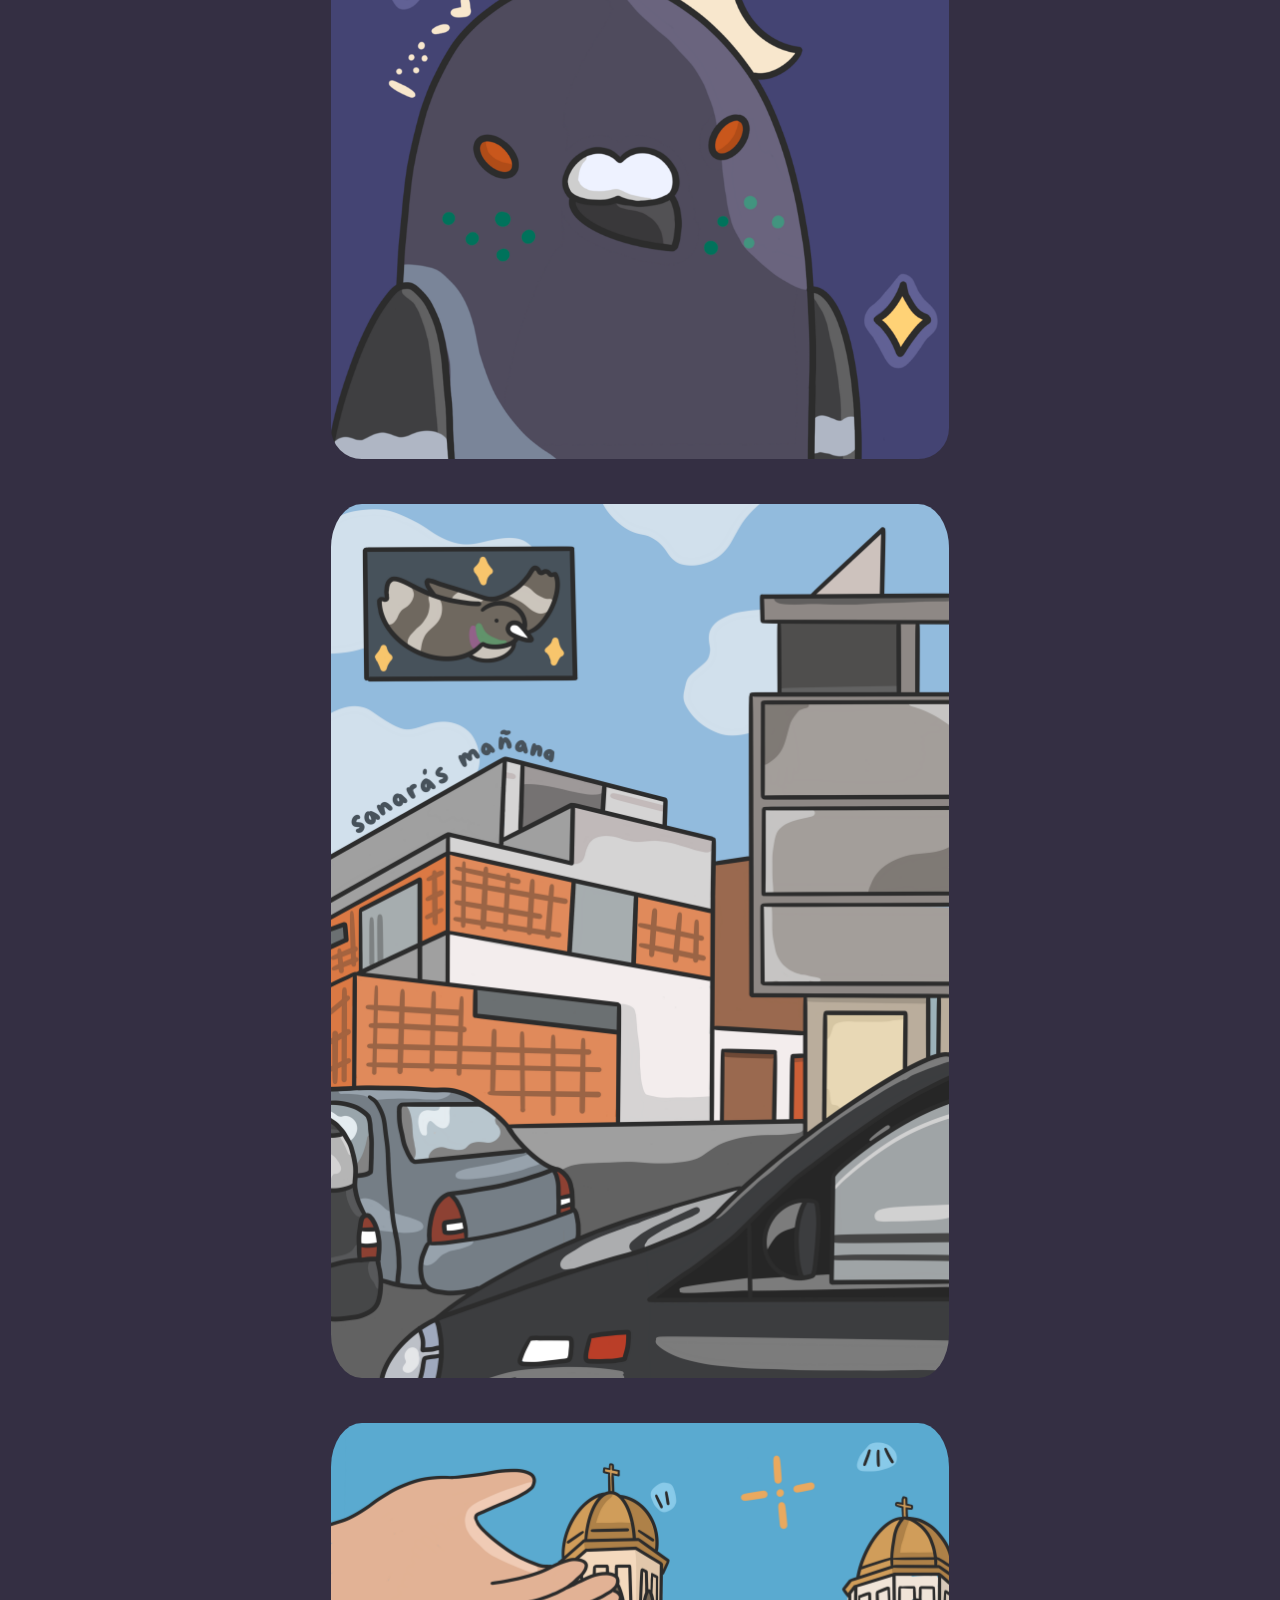
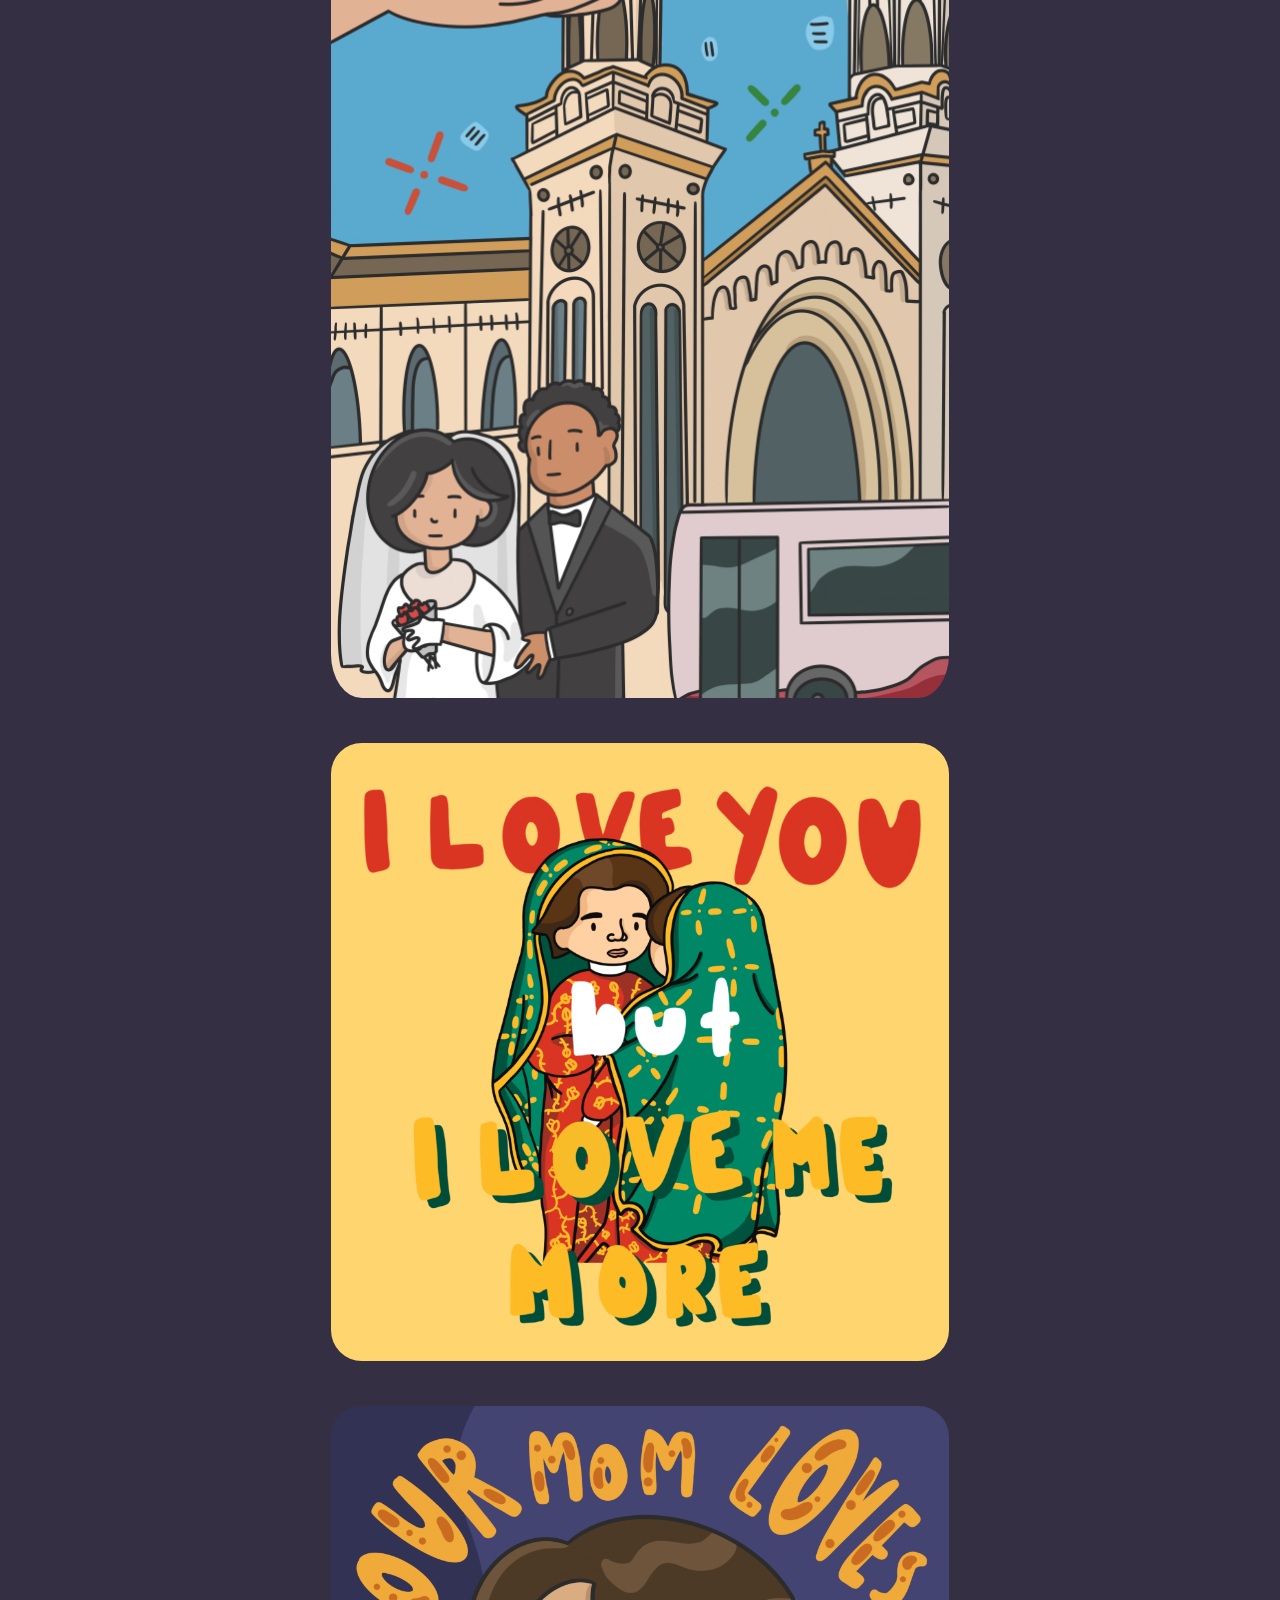
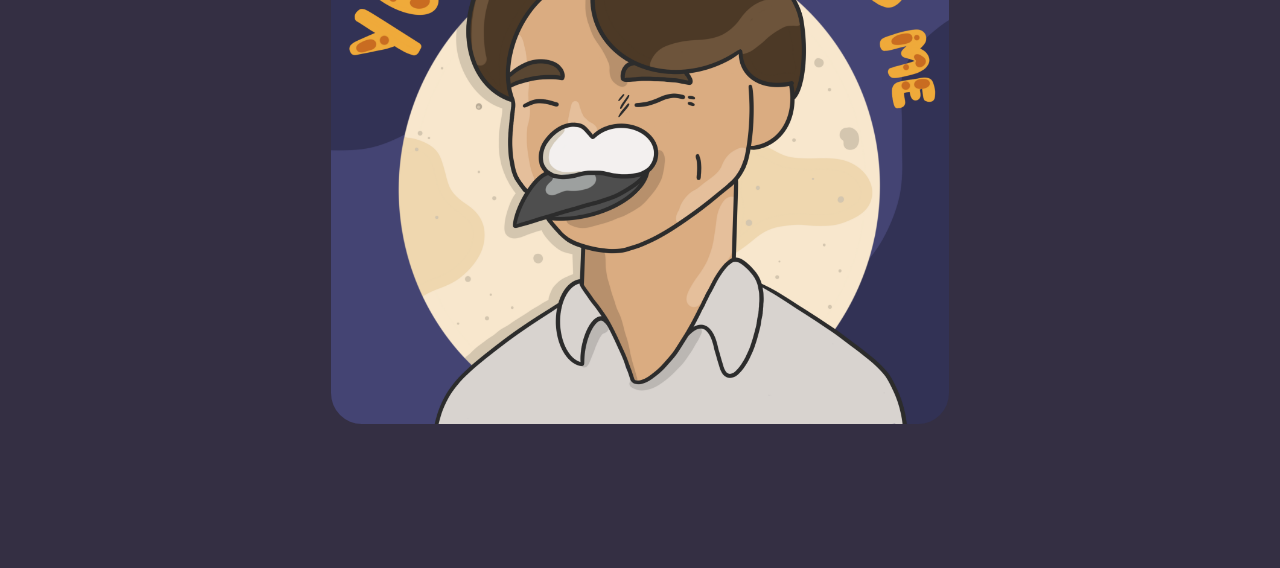
<file: illustration.html>
<!DOCTYPE html>
<html>
<head>
    <title>Nathanial Ortiz</title>
    <link rel="stylesheet" href="style.css" >
    <link href="https://fonts.googleapis.com/css2?family=Josefin+Sans:ital,wght@0,400;0,500;0,600;0,700;1,400;1,500;1,600;1,700&display=swap" rel="stylesheet">
    <script src="script.js"></script>
    <meta name="viewport" content="width=device-width" />

</head>

<body onload="">
    <div class="topnav"> 
        <a id="first-nav-item" href="about.html">about</a>
        <a id="second-nav-item"  href="index.html" >nathanial ortiz</a>
        <a id="third-nav-item" class="active" href="illustration.html">illustration</a>
    </div>
    <!-- <h1 class="header">illustration</h1> -->
    <div class="gallery illustration">
        <button function="illoSlider" class="featured">
            <img id="illo" src="img/paloma_couple.png">
        </button>
        <button function="illoSlider" class="featured">
            <img id="illo" src="img/toad_and_bird.png">
        </button>
        <button function="illoSlider" class="featured">
            <img id="illo" src="img/casi.png">
        </button>
        <button function="illoSlider" class="featured">
            <img id="illo" src="img/cover.png">
        </button>
        <button function="illoSlider" class="featured">
            <img id="illo" src="img/rana_rana.png">
        </button>
        <button function="illoSlider" class="featured">
            <img id="illo" src="img/eres_mucho.png">
        </button>
        <button function="illoSlider" class="featured">
            <img id="illo" src="img/paloma_portrait.png">
        </button>
        <button function="illoSlider" class="featured">
            <img id="illo" src="img/5.png">
        </button>
        <button function="illoSlider" class="featured">
            <img id="illo" src="img/back.png">
        </button>
        <button function="illoSlider" class="featured">
            <img id="illo" src="img/senior_5.png">
        </button>
        <button function="illoSlider" class="featured">
            <img id="illo" src="img/your_mom.png">
        </button>
    </div>

    <!-- <div class="slider">
        <button onclick="plusDivs(-1)"><a class="w3-button w3-display-left" id="namenav"><</a></button>
        <button  onclick="plusDivs(+1)"><a class="w3-button w3-display-right" id="namenav">></a></button>
    </div> -->

</body>
</html>
</file>
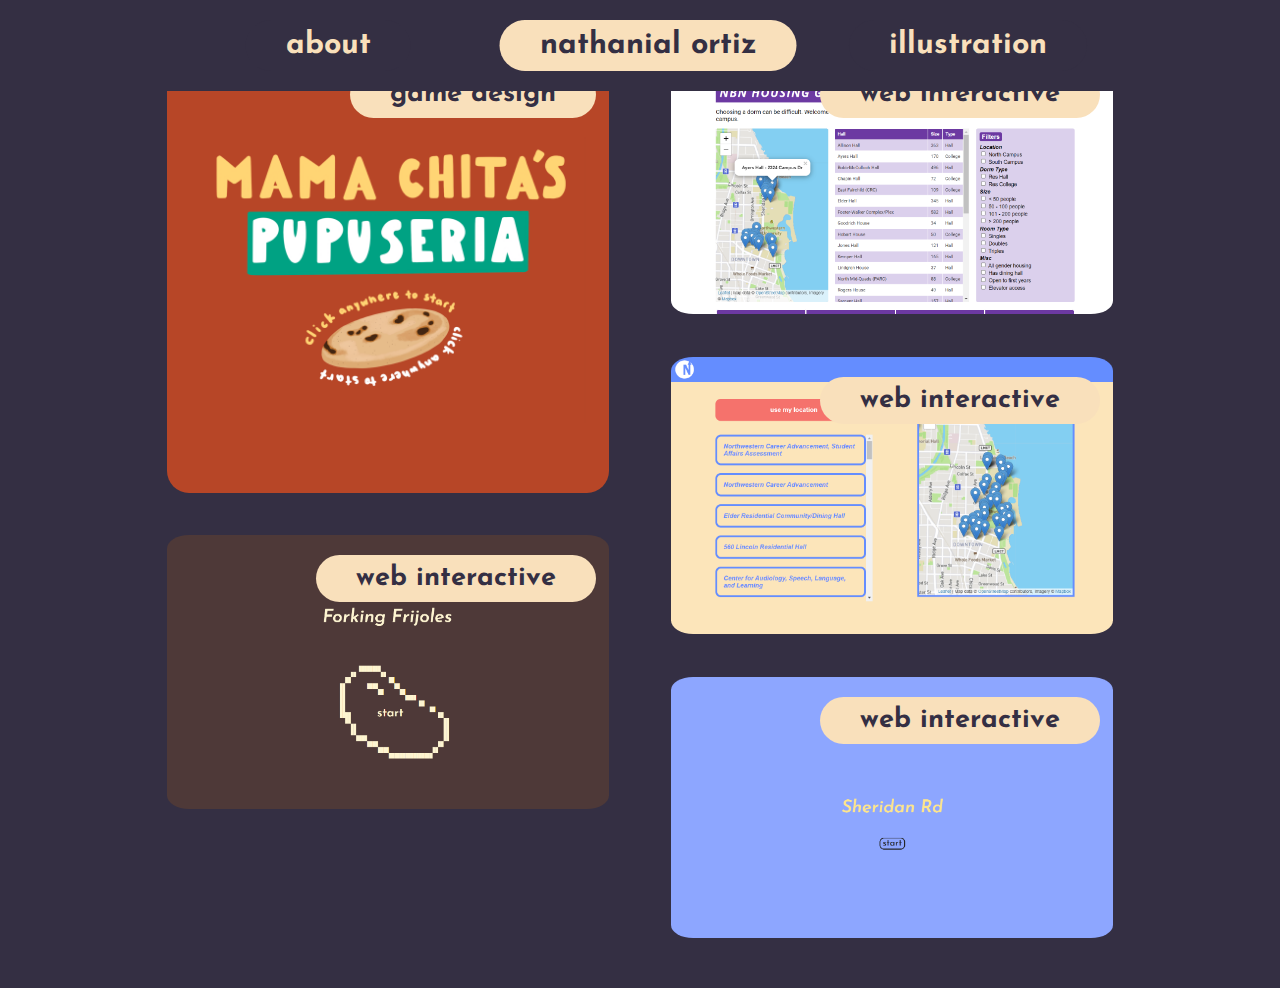
<file: interactive.html>
<!DOCTYPE html>
<html>
<head>
    <title>Nathanial Ortiz</title>
    <link rel="stylesheet" href="style.css" >
    <link href="https://fonts.googleapis.com/css2?family=Josefin+Sans:ital,wght@0,400;0,500;0,600;0,700;1,400;1,500;1,600;1,700&display=swap" rel="stylesheet">
    <meta name="viewport" content="width=device-width" />

</head>

<body>
    <div class="topnav"> 
        <div class="topnav"> 
            <a id="first-nav-item" href="about.html">about</a>
            <a id="second-nav-item" class="active" href="index.html">nathanial ortiz</a>
            <a id="third-nav-item" href="illustration.html">illustration</a>
        </div>
    </div>
    <div class="gallery">
    <div class="scroll">
        <button class="featured interactive" onclick="location.href='pupuseria.html'">
            <a>game design</a>
            <img src="img/pupuseria.png">
        </button>
        <button class="featured interactive" onclick="location.href='frijoles.html'">
            <a>web interactive</a>
            <img src="img/frijol_5.png">
        </button>
    </div>
    <div class="scroll">
        <button class="featured interactive" onclick="location.href='housing_guide.html'">
            <a>web interactive</a>
            <img src="img/housing_guide_for_mockup.png">
        </button>
        <button class="featured interactive" onclick="location.href='safe2pee.html'">
            <a>web interactive</a>
            <img src="img/safe2pee_main.png">
        </button>
        <button class="featured interactive" onclick="location.href='sheridan_rd.html'">
            <a>web interactive</a>
            <img src="img/sheridan_rd.png">
        </button>
    </div>
    </div>
        
</body>
</html>
</file>
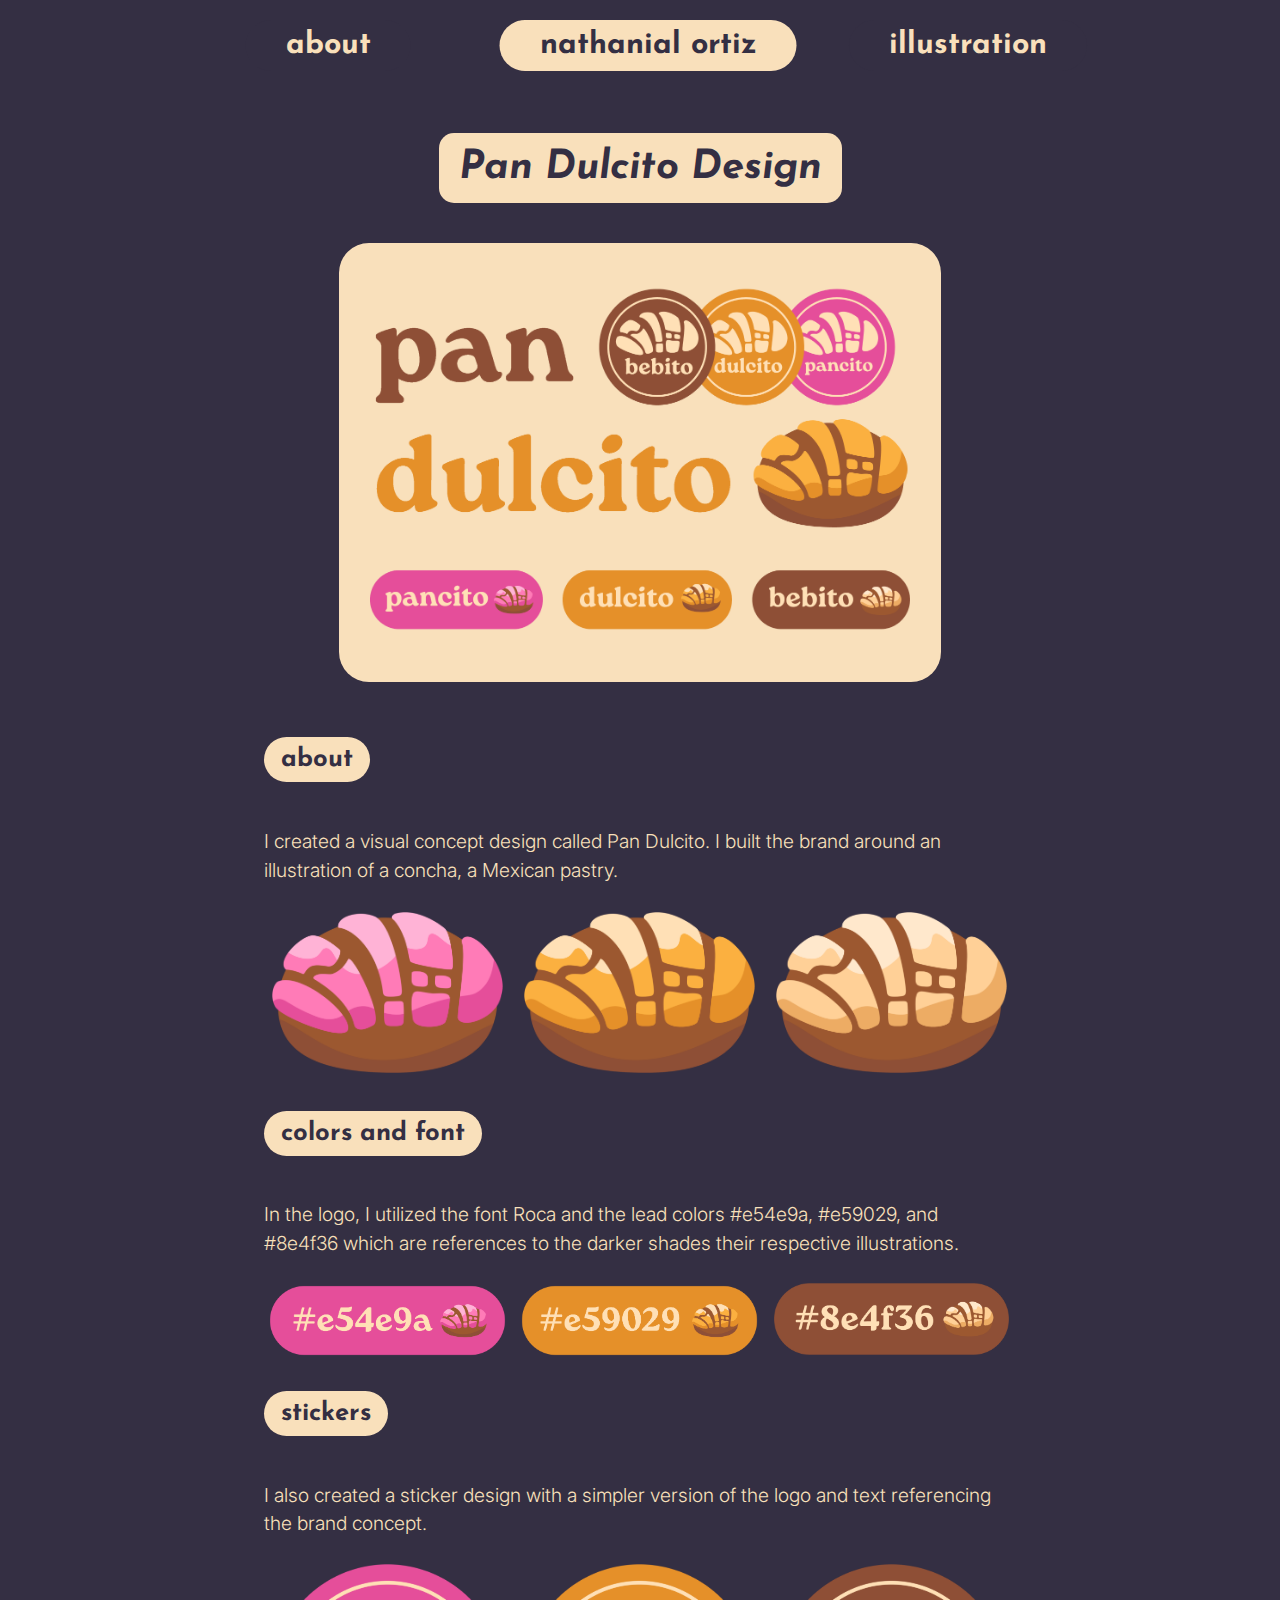
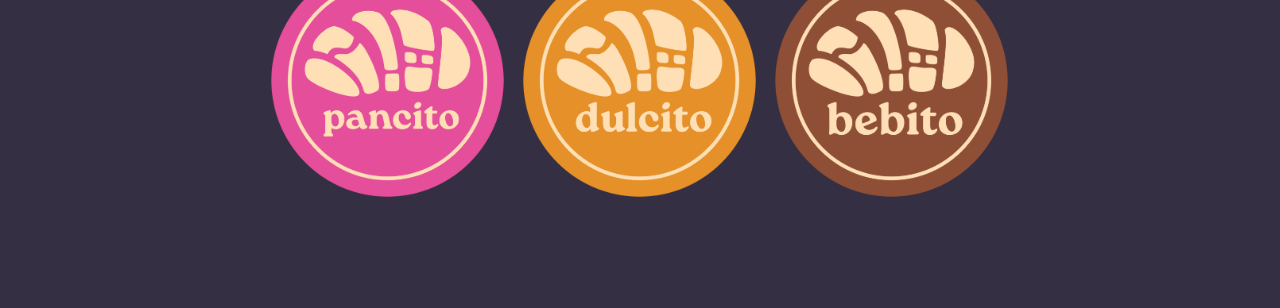
<file: pan-dulcito.html>
<!DOCTYPE html>
<html>
<head>
    <title>Nathanial Ortiz</title>
    <link rel="stylesheet" href="style.css" >
    <link href="https://fonts.googleapis.com/css2?family=Josefin+Sans:ital,wght@0,400;0,500;0,600;0,700;1,400;1,500;1,600;1,700&display=swap" rel="stylesheet">
    <link href="https://fonts.googleapis.com/css2?family=Inter:wght@100;200;300;400;500;600;700;800;900&display=swap" rel="stylesheet">
    <meta name="viewport" content="width=device-width" />

</head>

<body>
    <div class="topnav"> 
        <div class="topnav"> 
            <a id="first-nav-item" href="about.html">about</a>
            <a id="second-nav-item" class="active" href="index.html" >nathanial ortiz</a>
            <a id="third-nav-item" href="illustration.html">illustration</a>
        </div>
    </div>
    <div class="project-page">
        <h2 class="header">Pan Dulcito Design</h1>
        <img class="lead-image" src="img/pan-dulcito.png">
        <h3>about</h3>
        <p>
            I created a visual concept design called Pan Dulcito. I built the brand around an
            illustration of a concha, a Mexican pastry. 
        </p>
        <div class="three-row-photo-grid">
            <img src="img/pink-concha.png">
            <img src="img/yellow-concha.png">
            <img src="img/white-concha.png">
        </div>
        <h3>colors and font</h3>
        <p>
            In the logo, I utilized the font Roca and the lead colors #e54e9a, #e59029, and #8e4f36
            which are references to the darker shades their respective illustrations. 
        </p>
        <div class="three-row-photo-grid">
            <img src="img/pink-hex.png">
            <img src="img/yellow-hex.png">
            <img src="img/brown-hex.png">
        </div>
        <h3>stickers</h3>
        <p>
            I also created a sticker design with a simpler version of the logo and text referencing
            the brand concept. 
        </p>
        <div class="three-row-photo-grid">
            <img src="img/pink-sticker.png">
            <img src="img/yellow-sticker.png">
            <img src="img/brown-sticker.png">
        </div>

    </div>
        
</body>
</html>
</file>
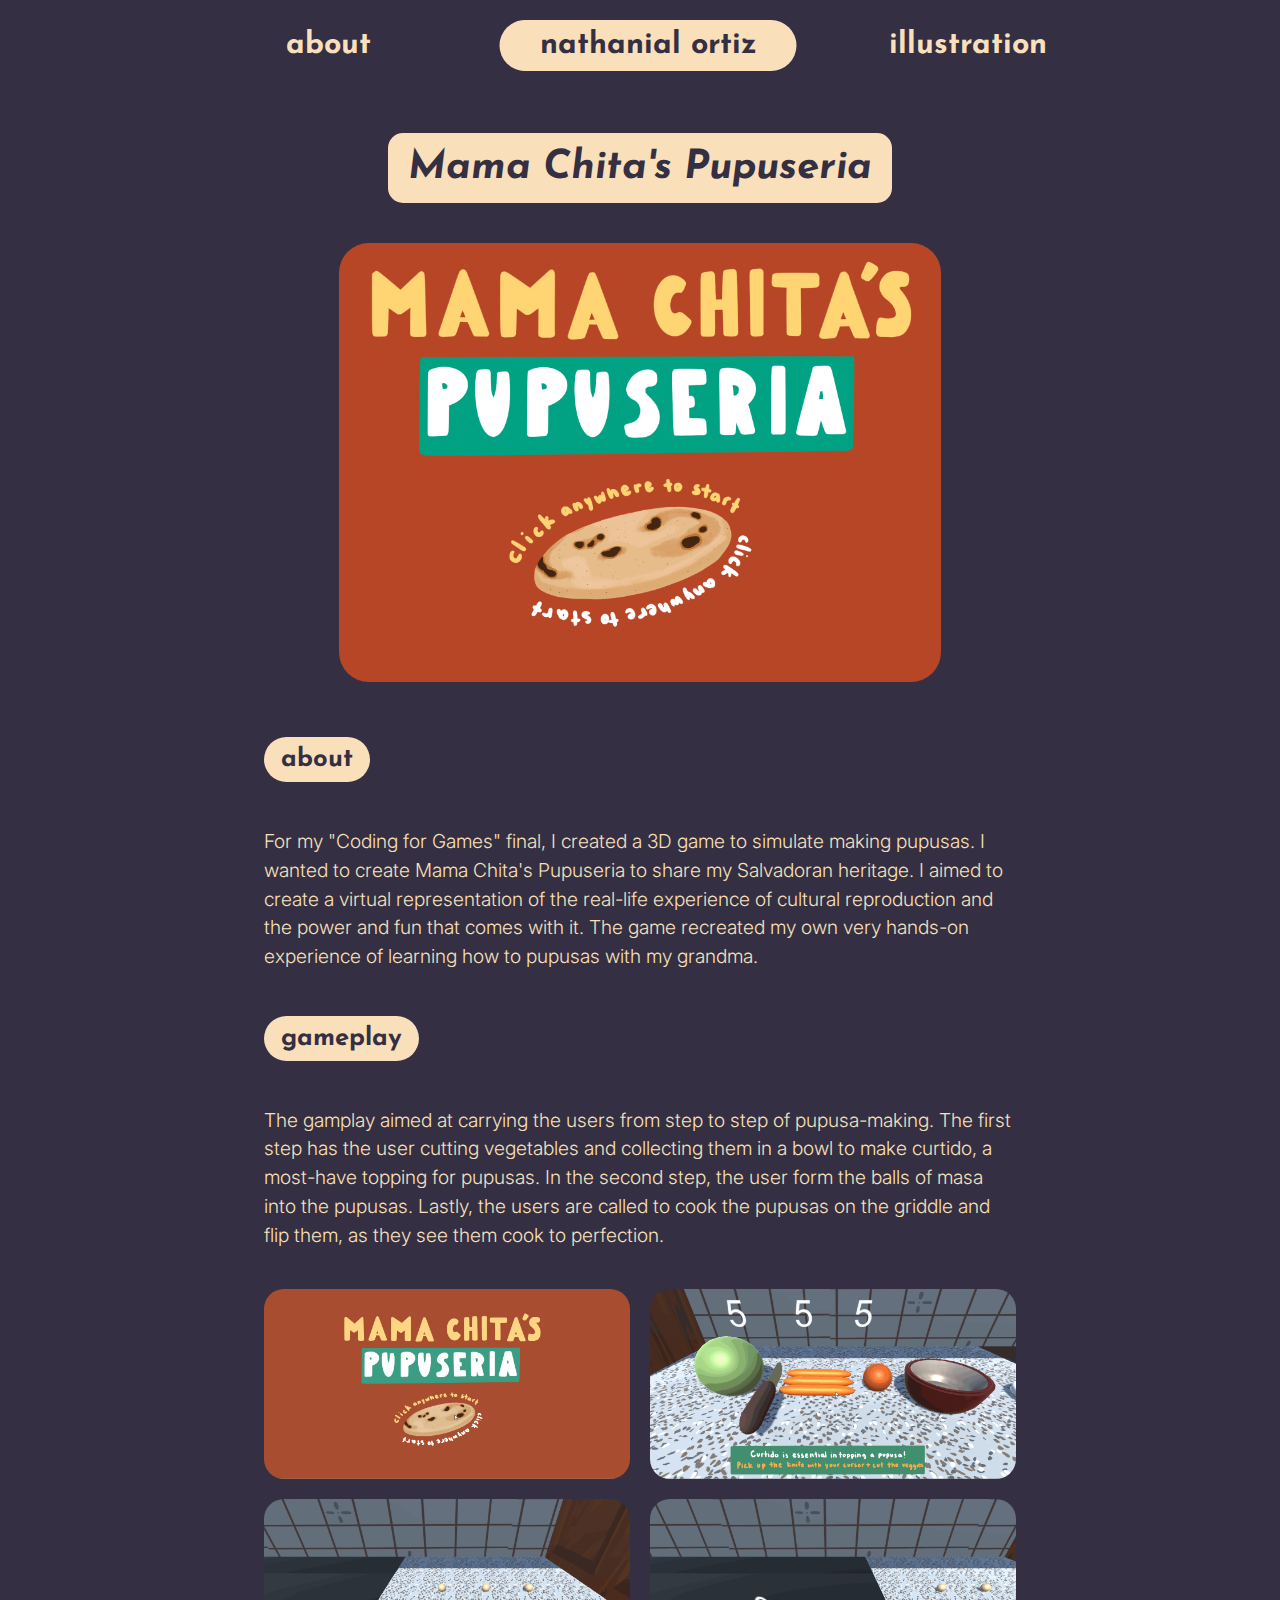
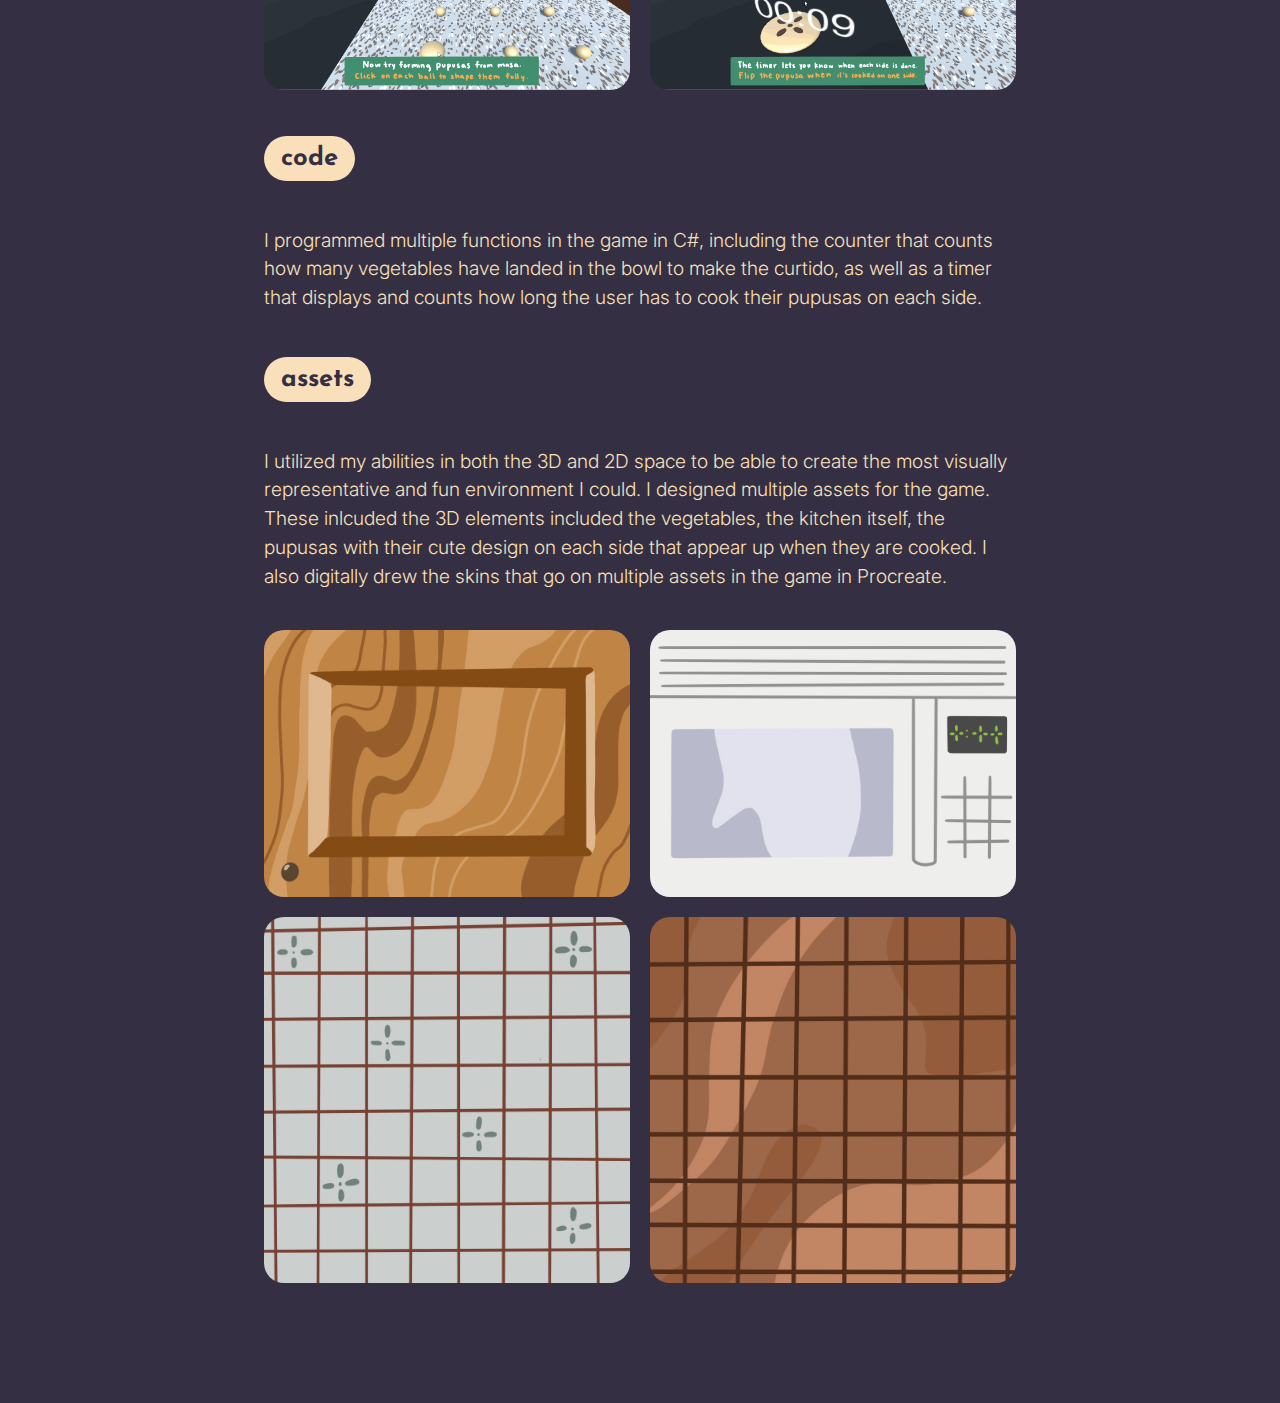
<file: pupuseria.html>
<!DOCTYPE html>
<html>
<head>
    <title>Nathanial Ortiz</title>
    <link rel="stylesheet" href="style.css" >
    <link href="https://fonts.googleapis.com/css2?family=Josefin+Sans:ital,wght@0,400;0,500;0,600;0,700;1,400;1,500;1,600;1,700&display=swap" rel="stylesheet">
    <link href="https://fonts.googleapis.com/css2?family=Inter:wght@100;200;300;400;500;600;700;800;900&display=swap" rel="stylesheet">
    <meta name="viewport" content="width=device-width" />

</head>

<body>
    <div class="topnav"> 
        <div class="topnav"> 
            <a id="first-nav-item" href="about.html">about</a>
            <a id="second-nav-item" class="active" href="index.html" >nathanial ortiz</a>
            <a id="third-nav-item" href="illustration.html">illustration</a>
        </div>
    </div>
    <div class="project-page">
        <h2 class="header">Mama Chita's Pupuseria</h1>
        <img class="lead-image" src="img/mamachitaspupuseria.png">
        <h3>about</h3>
        <p>
           For my "Coding for Games" final, I created a 3D game to simulate making pupusas. I wanted to create
           Mama Chita's Pupuseria to share my Salvadoran heritage. I aimed to create a virtual representation of the
           real-life experience of cultural reproduction and the power and fun that comes with it. The game
           recreated my own very hands-on experience of learning how to pupusas with my grandma. 
        </p>

        <h3>gameplay</h3>
        <p>
          The gamplay aimed at carrying the users from step to step of pupusa-making. The first step
          has the user cutting vegetables and collecting them in a bowl to make curtido, a most-have
          topping for pupusas. In the second step, the user form the balls of masa into the pupusas.
          Lastly, the users are called to cook the pupusas on the griddle and flip them, as they see them
          cook to perfection. 
        </p>
        <div class="photo-grid">
            <img src="img/pupuseria0.gif">
            <img src="img/pupuseria.gif">
            <img src="img/pupuseria1.gif">
            <img src="img/pupuseria2.gif">
        </div>
        <h3>code</h3>
        <p>
            I programmed multiple functions in the game in C#, including the counter that counts how many vegetables
            have landed in the bowl to make the curtido, as well as a timer that displays and counts how long the user
            has to cook their pupusas on each side. 
        </p>
        <h3>assets</h3>
        <p>
            I utilized my abilities in both the 3D and 2D space to be able to create the 
            most visually representative and fun environment I could. I designed multiple assets for the game. These inlcuded the 3D elements included the vegetables, the kitchen itself, 
            the pupusas with their cute design on each side that appear up when they are cooked. I also digitally drew the skins that go on
            multiple assets in the game in Procreate.
        </p>
        <div class="photo-grid">
            <img src="img/skin0.png">
            <img src="img/skin3.png">
            <img src="img/skin2.png">
            <img src="img/skin1.png">
        </div>

    </div>
        
</body>
</html>
</file>
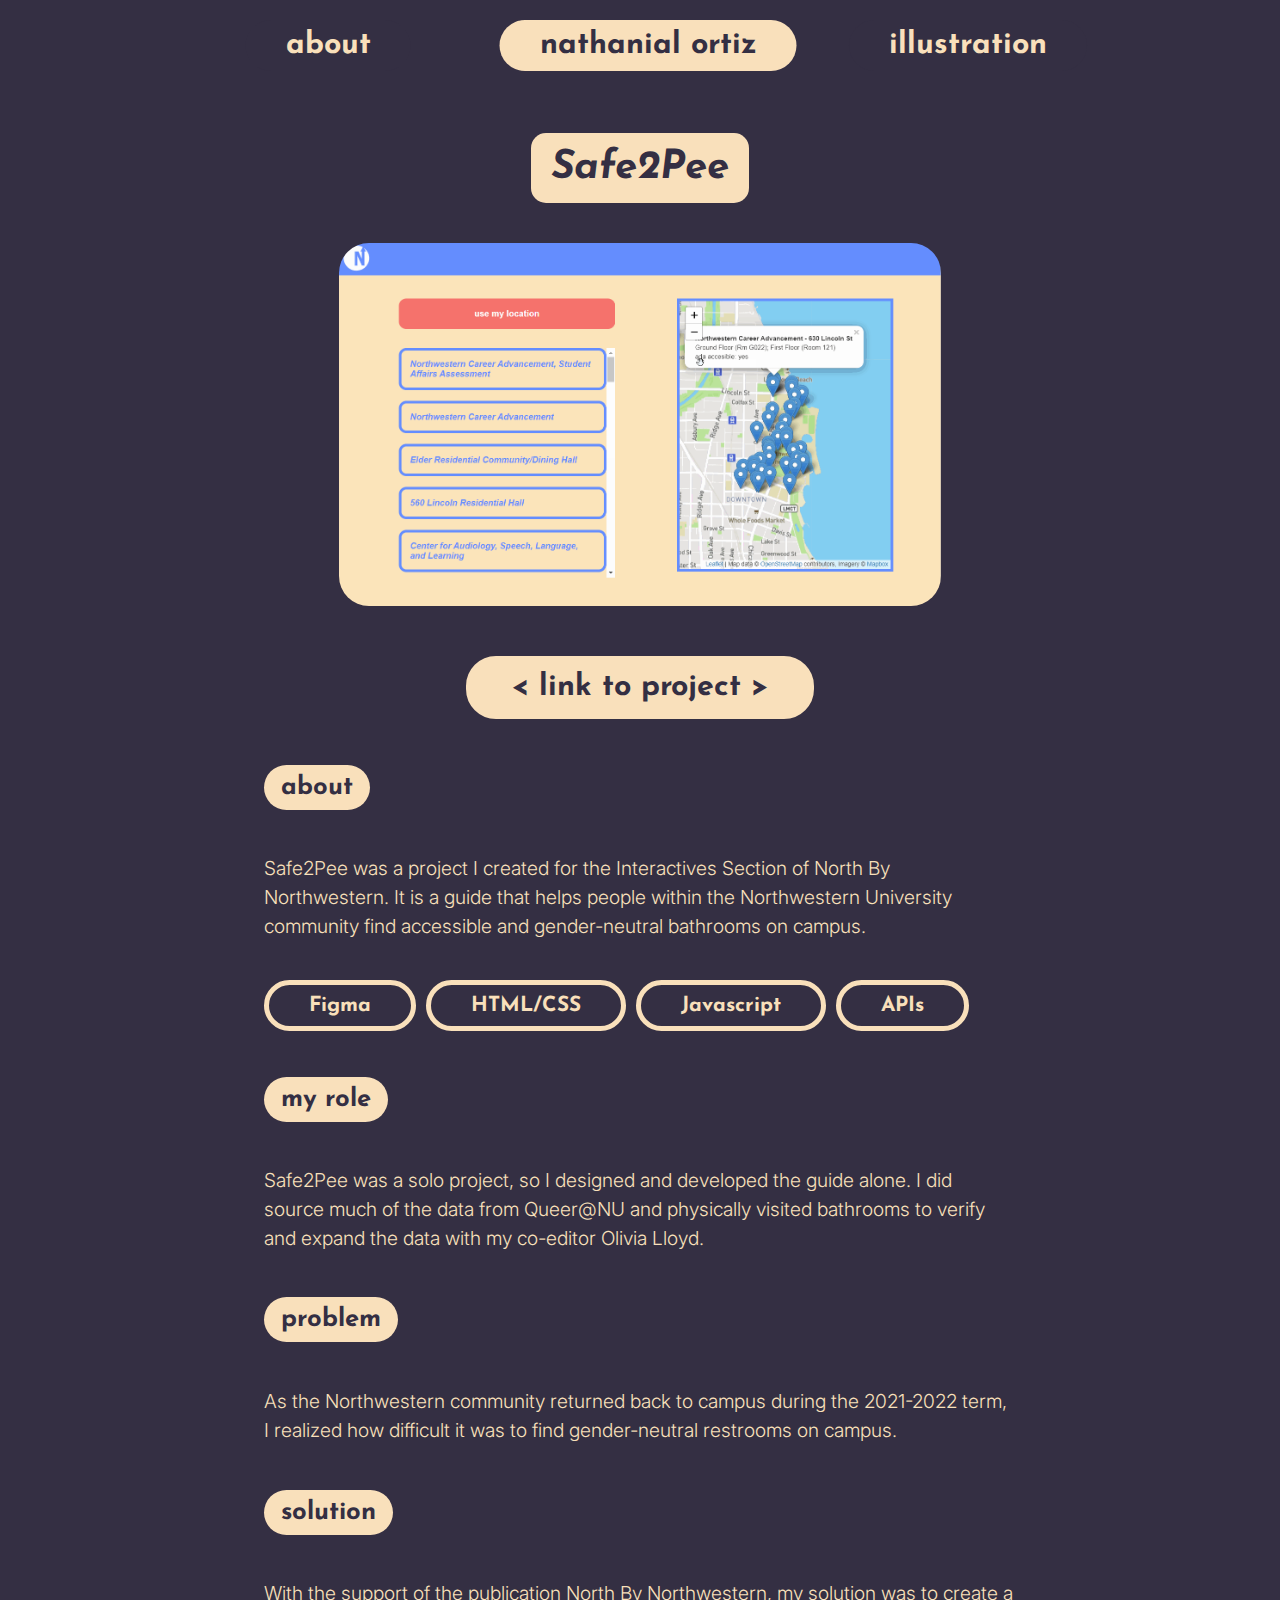
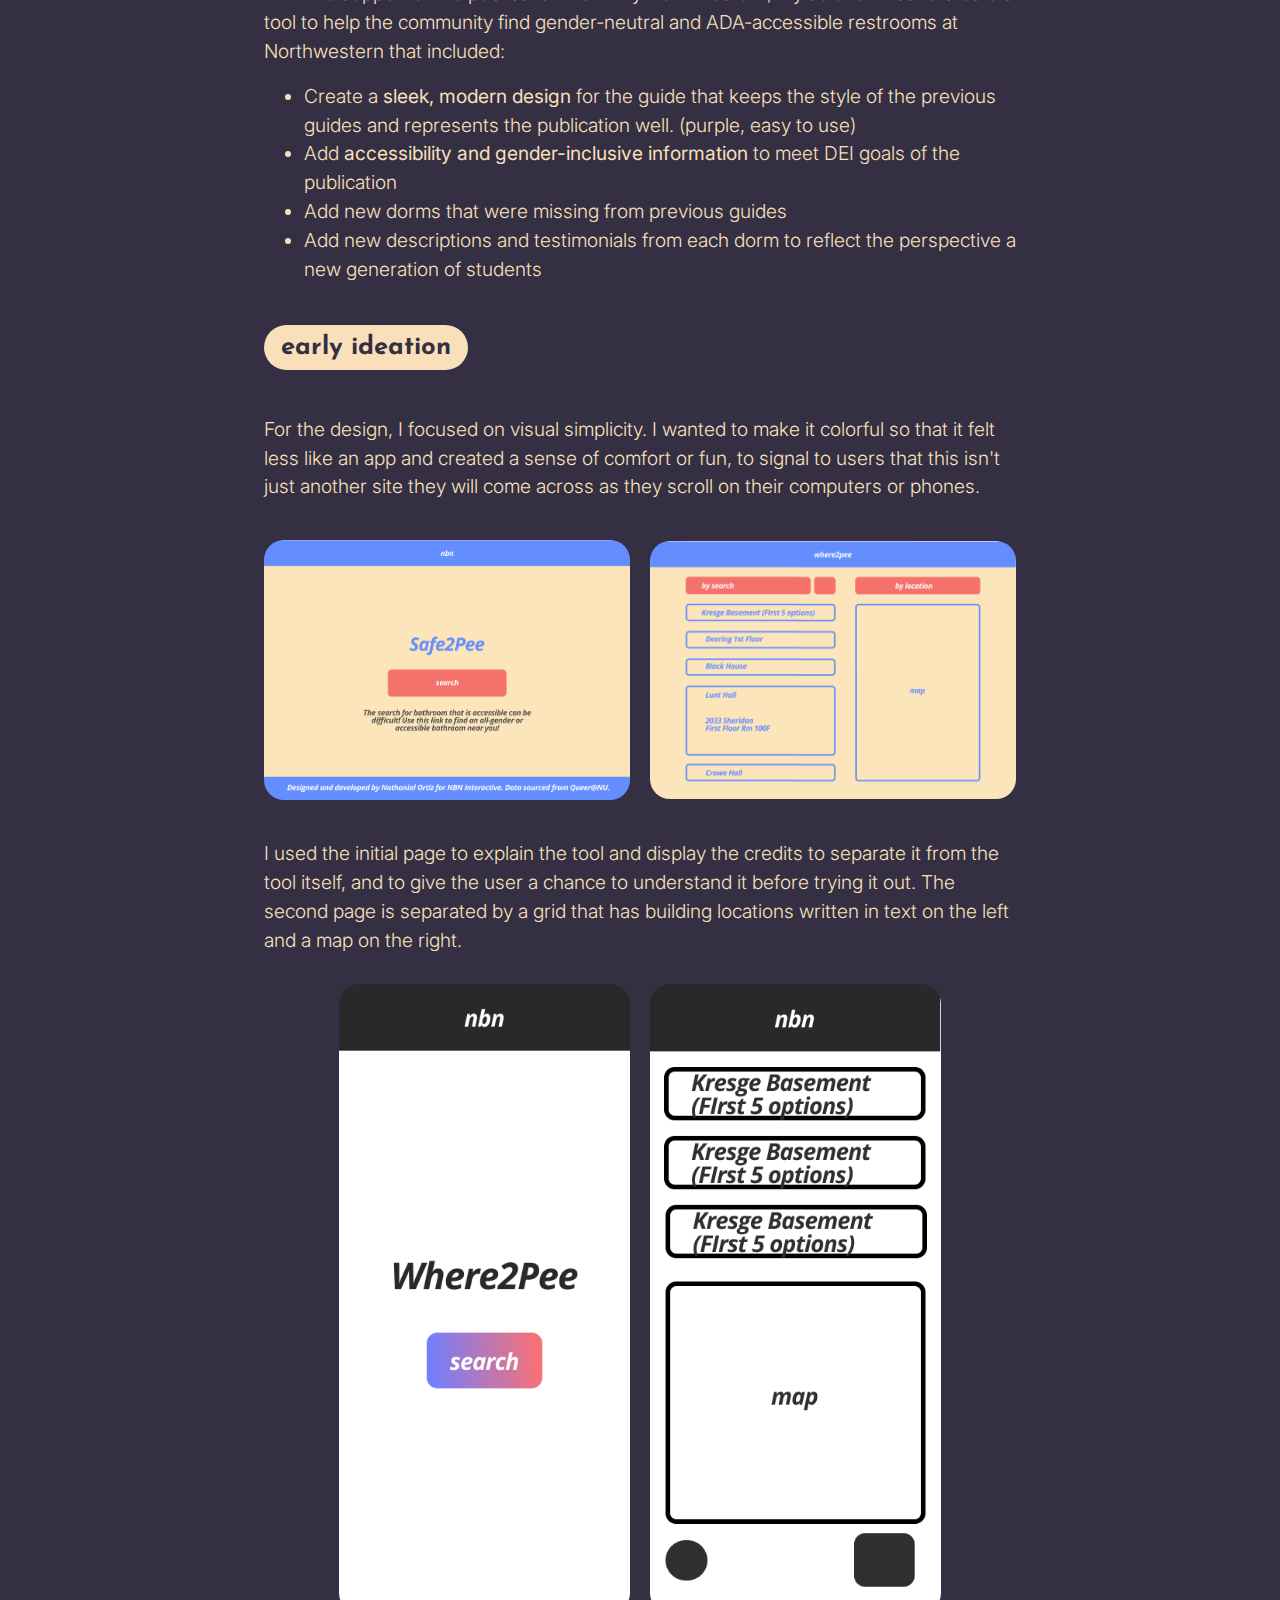
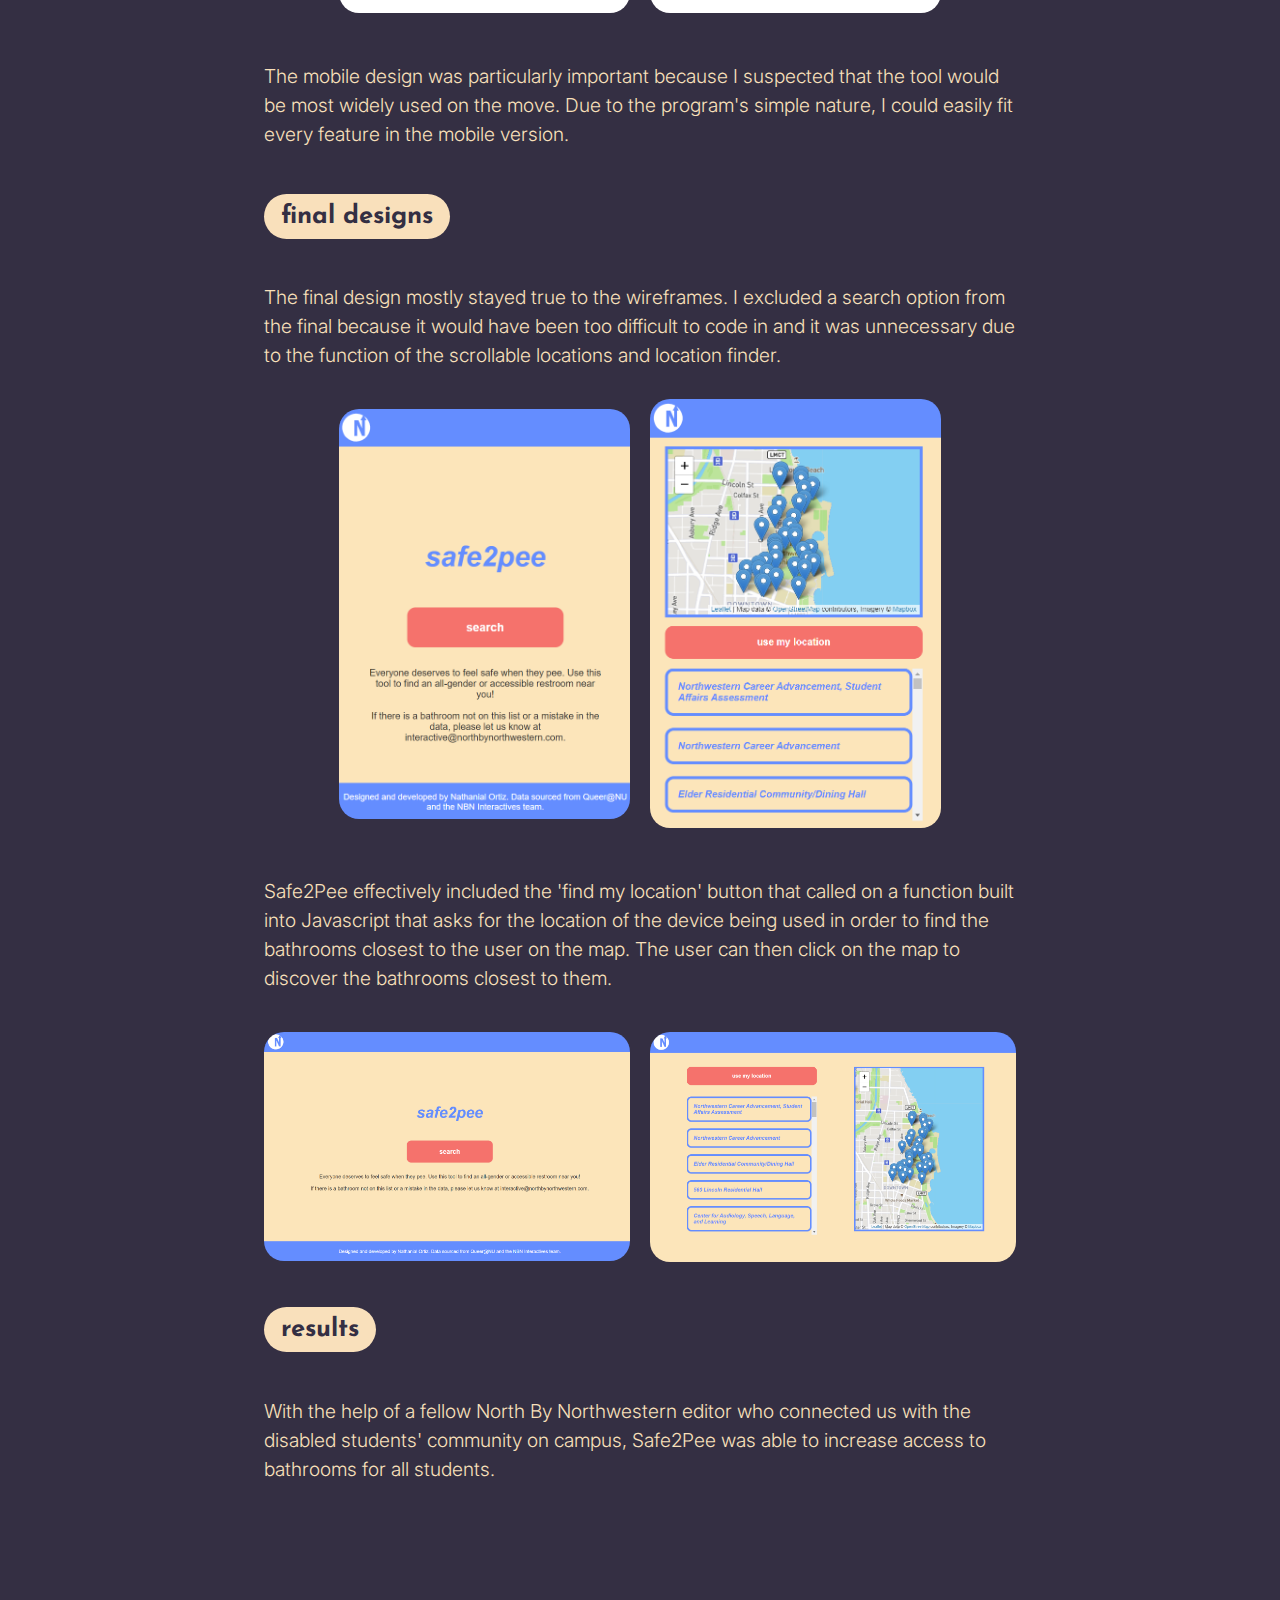
<file: safe2pee.html>
<!DOCTYPE html>
<html>
<head>
    <title>Nathanial Ortiz</title>
    <link rel="stylesheet" href="style.css" >
    <link href="https://fonts.googleapis.com/css2?family=Josefin+Sans:ital,wght@0,400;0,500;0,600;0,700;1,400;1,500;1,600;1,700&display=swap" rel="stylesheet">
    <link href="https://fonts.googleapis.com/css2?family=Inter:wght@100;200;300;400;500;600;700;800;900&display=swap" rel="stylesheet">
    <meta name="viewport" content="width=device-width" />

</head>

<body>
    <div class="topnav"> 
      <div class="topnav"> 
        <a id="first-nav-item" href="about.html">about</a>
        <a id="second-nav-item" class="active" href="index.html" >nathanial ortiz</a>
        <a id="third-nav-item" href="illustration.html">illustration</a>
    </div>
    </div>
    <div class="project-page">
        <h2 class="header">Safe2Pee</h1>
        <img class="lead-image" src="img/safe2pee_animation.gif">
        <a class="yellow" href="https://northbynorthwestern.com/safe2pee/">< link to project ></a>
        <h3>about</h3>
        <p>
          Safe2Pee was a project I created for the Interactives Section of North By Northwestern.
          It is a guide that helps people within the Northwestern University community find
          accessible and gender-neutral bathrooms on campus.
        </p>
        <div class="skills">
          <a>Figma</a><a>HTML/CSS</a><a>Javascript</a><a>APIs</a>
        </div>
        <h3>my role</h3>
        <p>
          Safe2Pee was a solo project, so I designed and developed the guide alone. I did source much of the data
          from Queer@NU and physically visited bathrooms to verify and expand the data with my co-editor Olivia Lloyd.
        </p>
        <h3>problem</h3>
        <p>
          As the Northwestern community returned back to campus during the 2021-2022 term, I realized how difficult 
          it was to find gender-neutral restrooms on campus.
        </p>
        <h3>solution</h3>
        <p style="margin-bottom: 0;">
          With the support of the publication North By Northwestern, my solution was to create a tool to help the
           community find gender-neutral and ADA-accessible restrooms at Northwestern that included:
        </p>
        <ul>
          <li>Create a <strong>sleek, modern design</strong> for the guide that keeps the style 
          of the previous guides and represents the publication well. (purple, easy to use)
          </li>
          <li>Add <strong>accessibility and gender-inclusive information</strong> 
          to meet DEI goals of the publication</li>
          <li>Add new dorms that were missing from previous guides</li>
          <li>Add new descriptions and testimonials from each dorm to 
          reflect the perspective a new generation of students</li>
        </ul>
        <h3>early ideation</h3>
        <p>
          For the design, I focused on visual simplicity. I wanted to make it colorful so 
          that it felt less like an app and created a sense of comfort or fun, to signal to 
          users that this isn't just another site they will come across as they scroll on their 
          computers or phones.
        </p>
        <div class="photo-grid">
          <img src="img/safe2pee_wireframe_p1.png">
          <img src="img/safe2pee_wireframe_p2.png">
        </div>
        <p>
          I used the initial page to explain the tool and display the credits to separate it 
          from the tool itself, and to give the user a chance to understand it before trying it 
          out. The second page is separated by a grid that has building locations written in text 
          on the left and a map on the right.
        </p>
        <div class="photo-grid lead-image">
          <img src="img/safe2pee_wireframe_mobile1.png">
          <img src="img/safe2pee_wireframe_mobile2.png">
        </div>
        <p>
          The mobile design was particularly important because I suspected that the tool 
          would be most widely used on the move. Due to the program's simple nature, I could 
          easily fit every feature in the mobile version.
        </p>
        <h3>final designs</h3>
        <p>
          The final design mostly stayed true to the wireframes. I excluded a search option 
          from the final because it would have been too difficult to code in and it was unnecessary 
          due to the function of the scrollable locations and location finder.
        </p>
        <div class="photo-grid lead-image">
          <img src="img/safe2pee_mobile1.png">
          <img src="img/safe2pee_mobile2.png">
        </div>
        <p>Safe2Pee effectively included the 'find my location' button that called on a 
          function built into Javascript that asks for the location of the device being used in 
          order to find the bathrooms closest to the user on the map. The user can then click on
           the map to discover the bathrooms closest to them.
        </p>
        <div class="photo-grid">
          <img src="img/safe2pee_cover.png">
          <img src="img/safe2pee_main.png">
        </div>
        <h3>results</h3>
        <p>
          With the help of a fellow North By Northwestern editor who connected us with the disabled 
          students' community on campus, Safe2Pee was able to increase access to bathrooms for 
          all students.
        </p>

    </div>
        
</body>
</html>
</file>
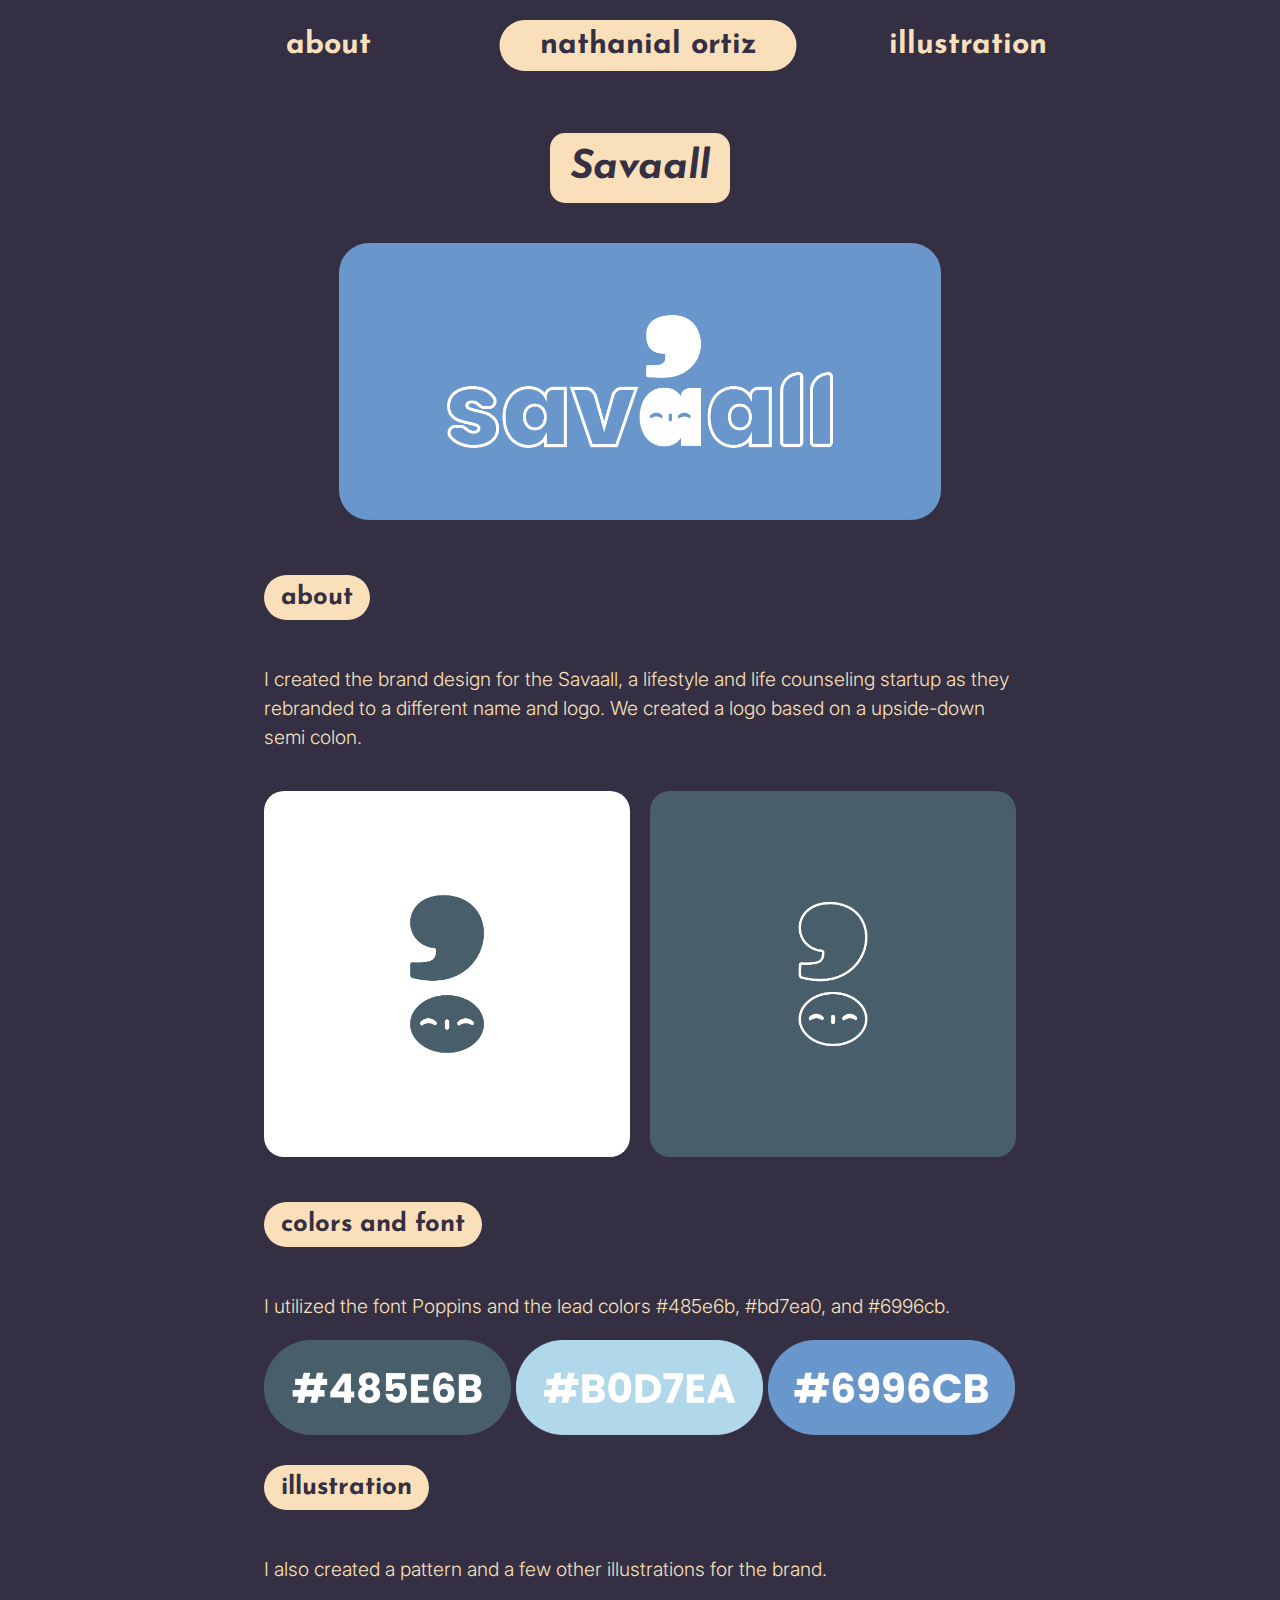
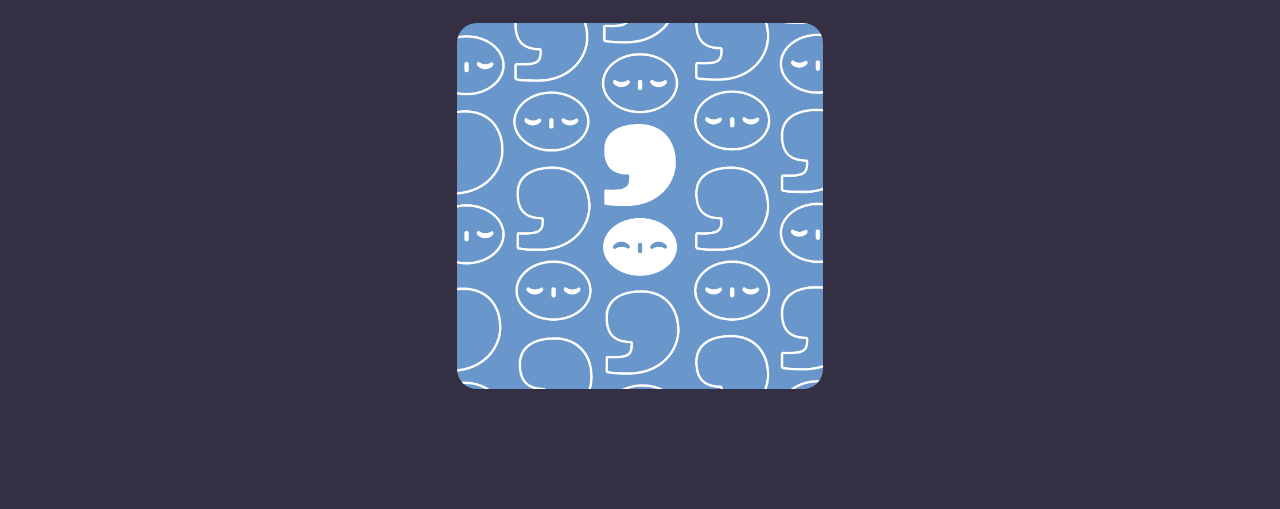
<file: savaall.html>
<!DOCTYPE html>
<html>
<head>
    <title>Nathanial Ortiz</title>
    <link rel="stylesheet" href="style.css" >
    <link href="https://fonts.googleapis.com/css2?family=Josefin+Sans:ital,wght@0,400;0,500;0,600;0,700;1,400;1,500;1,600;1,700&display=swap" rel="stylesheet">
    <link href="https://fonts.googleapis.com/css2?family=Inter:wght@100;200;300;400;500;600;700;800;900&display=swap" rel="stylesheet">
    <meta name="viewport" content="width=device-width" />

</head>

<body>
    <div class="topnav"> 
        <div class="topnav"> 
            <a id="first-nav-item" href="about.html">about</a>
            <a id="second-nav-item" class="active" href="index.html" >nathanial ortiz</a>
            <a id="third-nav-item" href="illustration.html">illustration</a>
        </div>
    </div>
    <div class="project-page">
        <h2 class="header">Savaall</h1>
        <img class="lead-image" src="img/savaall-banner.png">
        <h3>about</h3>
        <p>
            I created the brand design for the Savaall, a lifestyle and life counseling startup 
            as they rebranded to a different name and logo. We created a logo based on a 
            upside-down semi colon.


        </p>
        <div class="photo-grid">
            <img src="img/savaall-icon.png">
            <img src="img/savaall-icon-outline.png">
            
        </div>
        <h3>colors and font</h3>
        <p>
            I utilized the font Poppins and the lead colors #485e6b, #bd7ea0, and #6996cb. 
        </p>
        <div class="three-row-photo-grid">
            <!-- <img src="img/savaall-white.png"> -->
            <img src="img/savaall-dark-blue.png">
            <img src="img/savaall-light-blue.png">
            <img src="img/savaall-bright-blue.png">
            
        </div>
        <h3>illustration</h3>
        <p>
            I also created a pattern and a few other illustrations for the brand.
        </p>
        <div class="photo-grid">
            <img class="lead-image" src="img/savaall-pattern.png">
        </div>

    </div>
        
</body>
</html>
</file>
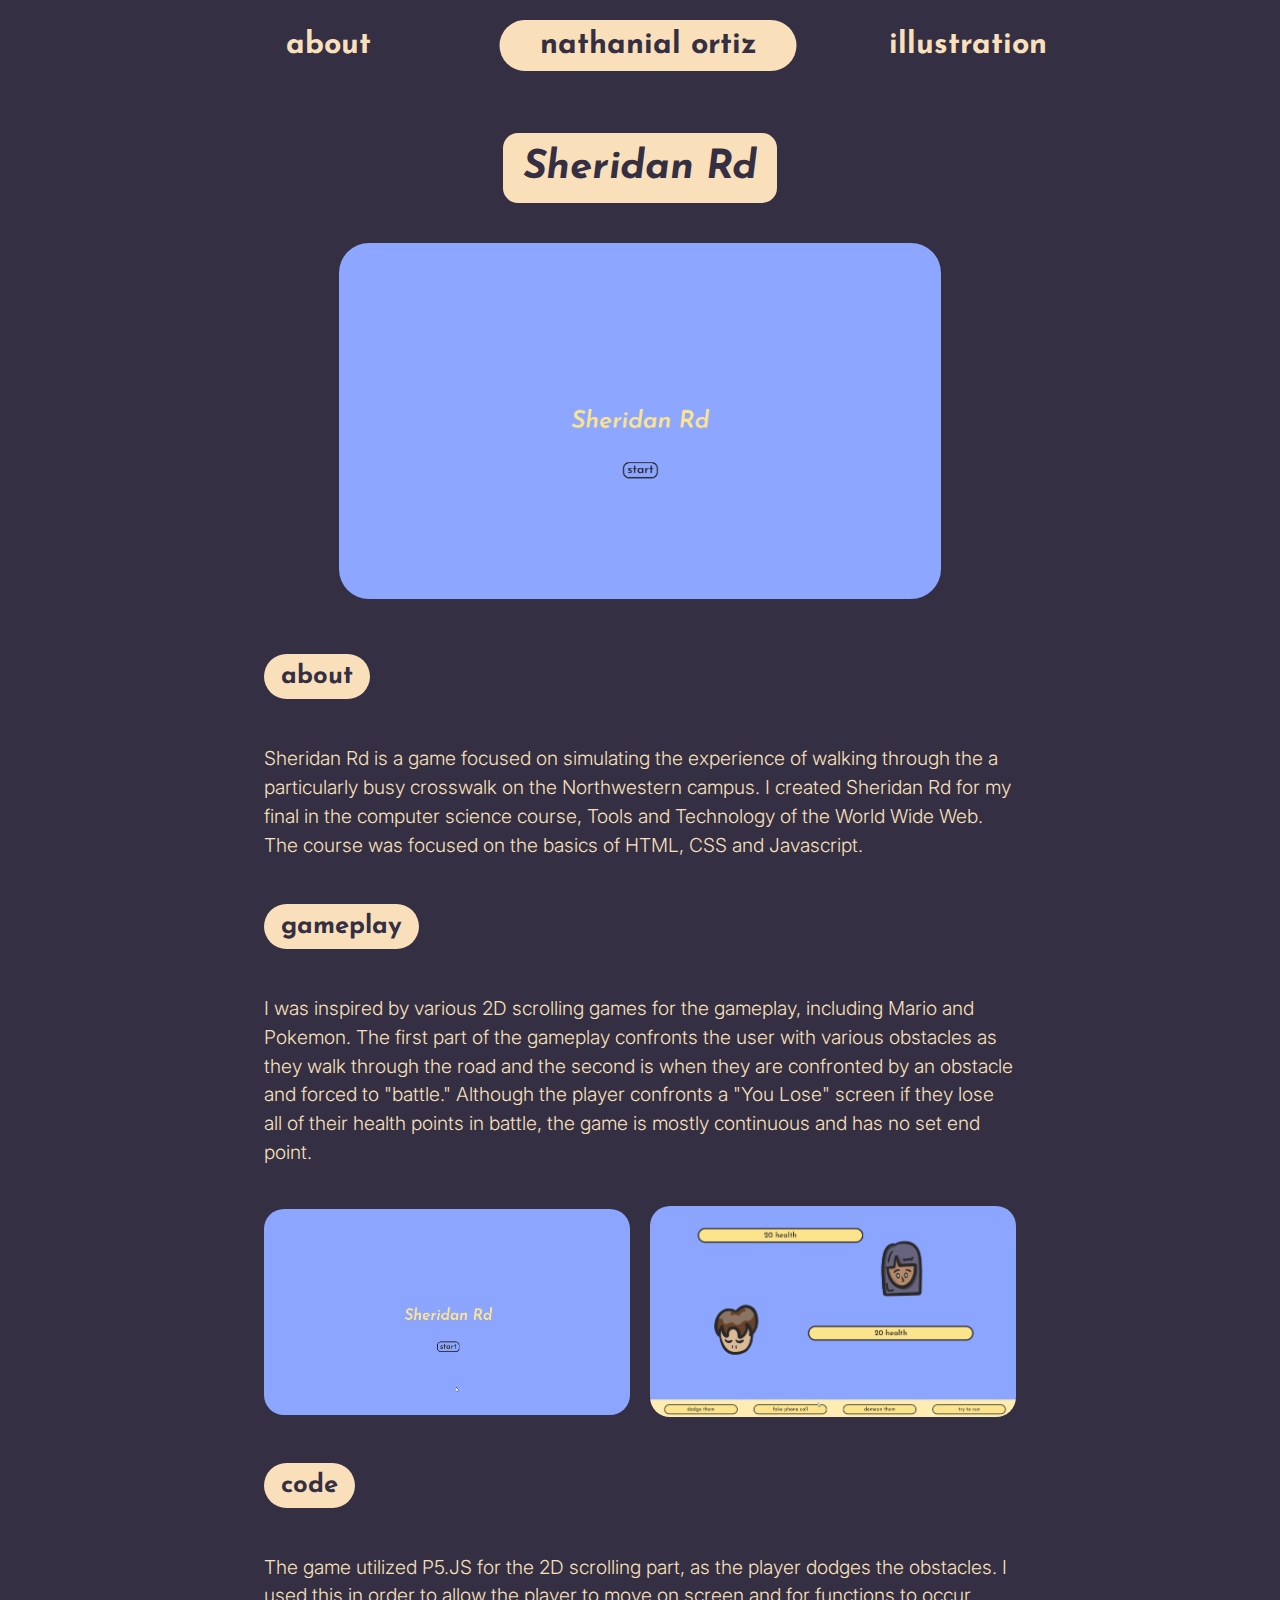
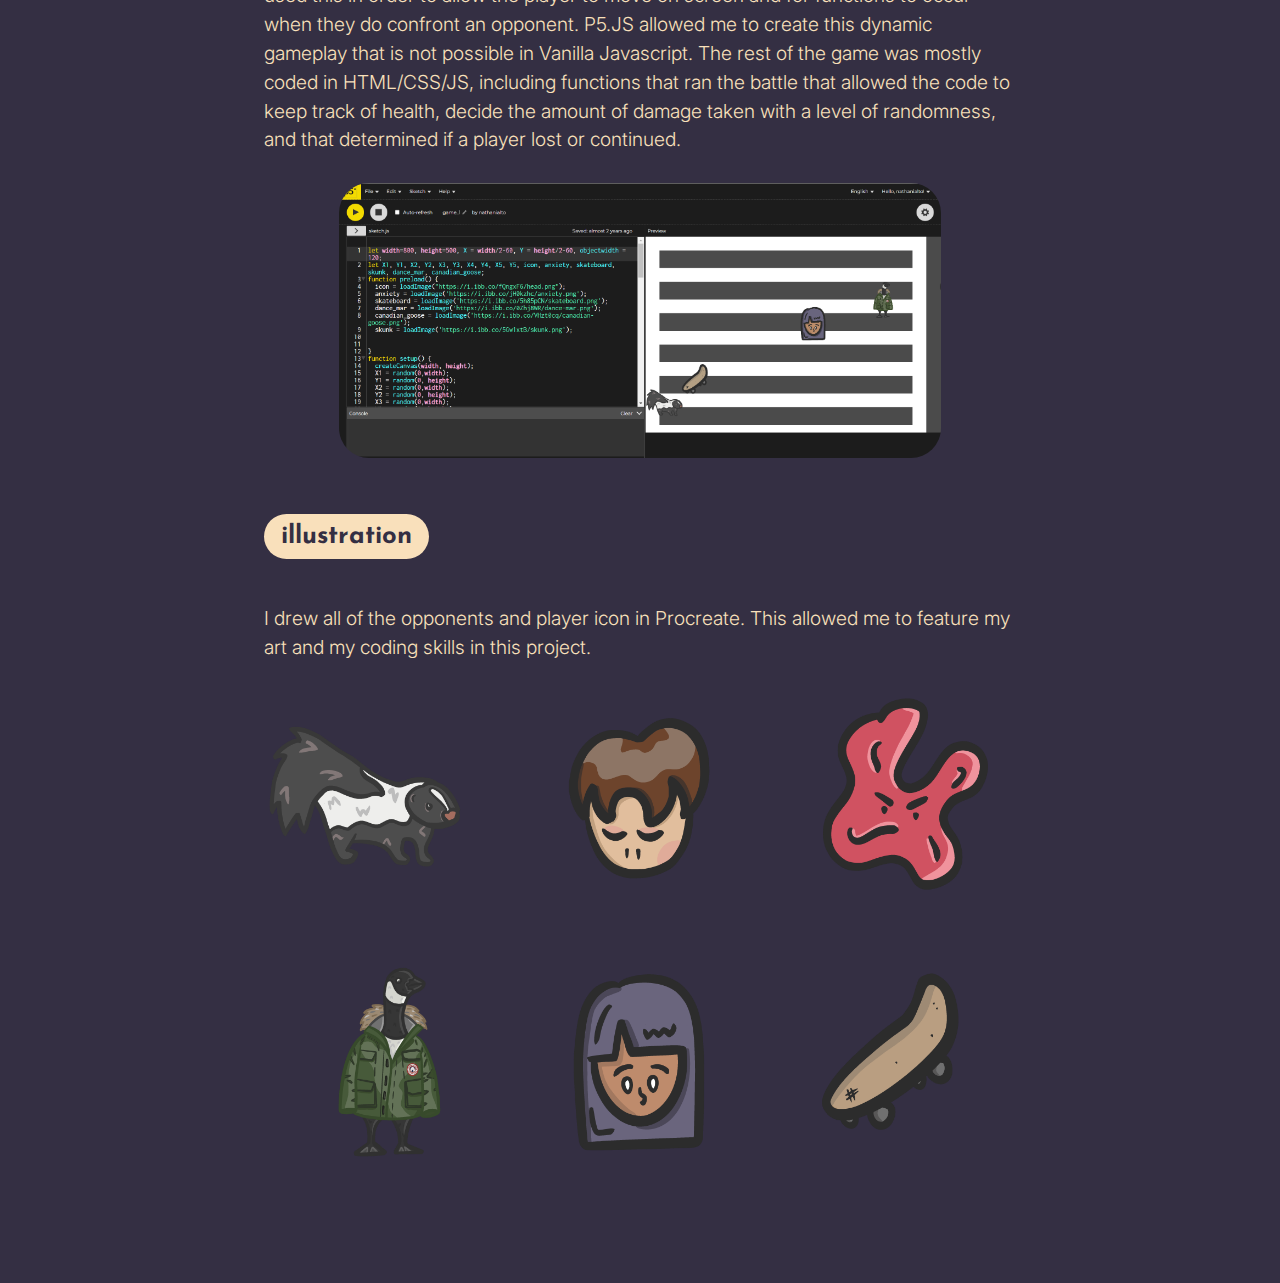
<file: sheridan_rd.html>
<!DOCTYPE html>
<html>
<head>
    <title>Nathanial Ortiz</title>
    <link rel="stylesheet" href="style.css" >
    <link href="https://fonts.googleapis.com/css2?family=Josefin+Sans:ital,wght@0,400;0,500;0,600;0,700;1,400;1,500;1,600;1,700&display=swap" rel="stylesheet">
    <link href="https://fonts.googleapis.com/css2?family=Inter:wght@100;200;300;400;500;600;700;800;900&display=swap" rel="stylesheet">
    <meta name="viewport" content="width=device-width" />

</head>

<body>
    <div class="topnav"> 
        <div class="topnav"> 
            <a id="first-nav-item" href="about.html">about</a>
            <a id="second-nav-item" class="active" href="index.html" >nathanial ortiz</a>
            <a id="third-nav-item" href="illustration.html">illustration</a>
        </div>
    </div>
    <div class="project-page">
        <h2 class="header">Sheridan Rd</h1>
        <img class="lead-image" src="img/sheridan_rd.png">
        <h3>about</h3>
        <p>
            Sheridan Rd is a game focused on simulating the experience of walking through the a 
            particularly busy crosswalk on the Northwestern campus. I created Sheridan Rd for my 
            final in the computer science course, Tools and Technology of the World Wide Web. The 
            course was focused on the basics of HTML, CSS and Javascript.
        </p>
        <h3>gameplay</h3>
        <p>
            I was inspired by various 2D scrolling games for the gameplay, including Mario and Pokemon. 
            The first part of the gameplay confronts the user with various obstacles as they walk through 
            the road and the second is when they are confronted by an obstacle and forced to "battle." 
            Although the player confronts a "You Lose" screen if they lose all of their health points in 
            battle, the game is mostly continuous and has no set end point.
        </p>
        <div class="photo-grid">
            <img src="img/sheridan_rd.gif">
            <img src="img/sheridan_rd1.gif">
        </div>
        <h3>code</h3>
        <p>
            The game utilized P5.JS for the 2D scrolling part, as the player dodges the obstacles. I used this 
            in order to allow the player to move on screen and for functions to occur when they do confront an 
            opponent. P5.JS allowed me to create this dynamic gameplay that is not possible in Vanilla Javascript. 
            The rest of the game was mostly coded in HTML/CSS/JS, including functions that ran the battle that allowed 
            the code to keep track of health, decide the amount of damage taken with a level of randomness, and that 
            determined if a player lost or continued.
        </p>
        <img class="lead-image" src="img/p5.png">
        <h3>illustration</h3>
        <p>
            I drew all of the opponents and player icon in Procreate. This allowed me to feature my art and my coding 
            skills in this project.
        </p>
        <div class="three-row-photo-grid">
            <img src="img/skunk.png">
            <img src="img/head.png">
            <img src="img/anxiety.png">
            <img src="img/canadian_goose.png">
            <img src="img/dance_mar.png">
            <img src="img/skateboard.png">

        </div>

    </div>
        
</body>
</html>
</file>
<file: style.css>
@import url('https://fonts.googleapis.com/css2?family=Inter:wght@100;200;300;400;500;600;700;800;900&display=swap');

body, button{
    background-color: #342F43;
    font-family: 'Josefin Sans', sans-serif;
    font-style: normal;
    color: #F9E0BB;
    font-weight: bold;
    flex-wrap: wrap;      
}
h1{
    background-color: #F9E0BB;
    color:#342F43;
    padding: 10px 30px;
    border-radius: 33px;

}
h2{
    font-size: 2.5em;
    background-color: #F9E0BB;
    color: #342F43;
    padding: 15px 20px;
    border-radius: 15px;
    font-style: italic;
    /* text-decoration: underline; */
}
h3{
    font-size: 1.6em;
    padding: 10px 17px;
    background-color:#F9E0BB;
    border-radius: 30px;
    color:#342F43;
    width:fit-content; 
}
h4{
    font-size: 1.6em;
    padding: 10px 17px;
    background-color:#342F43;
    border-radius: 30px;
    color:#F9E0BB;
    width:fit-content; 
    margin: 20px auto;
}
a{  color: #F9E0BB;
    text-decoration: none;
    font-size: 1.9em;
    padding: 10px 40px;
    margin: 20px auto;
    border-radius: 30px;
    transition: 0.35s;
    background-color:#342F43;
}
p{
    font-family: "Inter", sans-serif;
    font-weight: 300;
    font-size: 1.2em;
    line-height: 1.5em;
    /* margin-bottom: 40px; */
}
a:hover{
    color: #342F43;
    background-color:  #F9E0BB;
}
li{
    font-family: "Inter", sans-serif;
    font-weight: 300;
    font-size: 1.2em;
    line-height: 1.5em;
}
.topnav{
    display: flex;
    align-items: center;
    position: fixed;
    z-index: 100;
    background-color: #342F43;
    width: 100%;
    top:0;
}
#namenav{
    /* border: 6px solid #342F43; */
    border-radius: 30px;
    border-style: inline;
    /* justify-content: space-around; */
    /* align-self: center; */
}
.gallery{
    display: flex; 
    flex-direction: row;
    margin: 50px 10vw 0;
}
.featured{
    border: 0;
    /* margin-bottom: 5%; */
    background-color: transparent;
    margin: 0% 5% 7.5% 5%;
    position: relative;
}
.featured>img{
    border-radius: 5%;
    width: 100%;
    transition: 0.35s;
}
.featured>a{
    position: absolute;
    color: #342F43;
    background-color:  #F9E0BB;
    right: 1.5vw;
    text-align: right;
    font-size: 1.7rem;  
}
.featured:hover>a{
    color: #F9E0BB;
    background-color: #342F43;
}
.scroll{
    display:flex;
    flex-direction: column;
    width: 50%;
}
.illustration>button{
    text-align: center;
    margin: auto;
    width: 70vh;
    max-width: 60vw;
    /* margin: 0 25%; */
}
.illustration{ 
    flex-direction: column;
    margin: 150px 15vw 100px;
}
.illustration>button{
    margin-bottom: 40px;
}
.header{
    margin: 125px auto 30px;
    width: fit-content;
}
.slider{
    position: fixed;
    bottom: 40px;
    left: 50vw;
    transform: translateX(-50%);
    margin: 25px 0;
}
.slider>button{
    border: none;
    background-color: transparent;
}
.w3-button{
    background-color: #F9E0BB;
    color:#342F43;
    font-size: 2rem;
}
.w3-button:hover{
    background-color: #342F43;
    color:#F9E0BB;
}
.photo-grid{
    display:flex;
    flex-wrap: wrap;
    align-content: space-between;
    gap: 20px;
    margin: 20px 0;
}
.three-row-photo-grid>img{
    width: calc(33.3% - 3.33px);
}
.photo-grid>img{
    width: calc(50% - 10px);
    border-radius: 20px;
    height: 100%;
    align-self: center;
    margin: auto;
}
.photo-grid>div{
    width: calc(50% - 10px);
    border-radius: 20px;
    height: 100%;
    align-self: center;
    margin: auto;
}
.lead-image{
    margin: 10px 10% 30px;
    border-radius: 30px;
}
.project-page{
    display: flex; 
    flex-direction: row;
    flex-direction: column;
    margin: 0px 20vw 100px;
}
.about{
    display: flex; 
    flex-direction: row;
    margin: 125px 10vw 0;
    flex-direction: column;
    margin: 125px 20vw 0px;
}
.subheader{
    margin: 120px 10vw 0;
    text-align: center;
}
.subheader>a{
    margin: auto 15px auto;
    font-size: 25px;
    font-weight: 100;
    padding: 7px 30px;
}
.active{
    color: #342F43;
    background-color:  #F9E0BB;
}
.skills{
    display: inline-flex;   
}
.skills>a{
    font-size: 1.3em;
    border: 5px solid #F9E0BB;
    margin: 20px 10px 20px 0;
}
.skills>a:hover{
    color:#F9E0BB;
    background-color: #342F43;
}
.yellow{
    background-color: #F9E0BB;
    color:#342F43;
    border: 6px solid #F9E0BB;
}
.yellow:hover{
    background-color: #342F43;
    color:#F9E0BB;
}
#first-nav-item{
    position: absolute; 
    margin-left: 25%; 
    transform: translate(-50%, 0)
}
#second-nav-item{
    position: relative; 
    margin-left: 50%; 
    transform: translate(-50%, 0)
}
#third-nav-item{
    position: absolute; 
    margin-left: 75%; 
    transform: translate(-50%, 0)
}
@media screen and (max-width: 900px) {
    .scroll{
        width: 100%;
    }
    img{
        width:80vw
    }
    .gallery{
        display: block; 
        flex-direction: row;
        margin: auto;
    }
    .featured>a{
        margin:15px;
    }
    .topnav{
        padding: auto ;
        width: 100%;
    }
    .topnav>a{
        padding: 5px 10px;
    }
    *{
        /* font-size: 11px; */
    }
    #first-nav-item{
        position: relative; 
        margin-left: auto; 
        transform: translate(0, 0)
    }
    #second-nav-item{
        position: relative; 
        margin-left: auto; 
        transform: translate(0, 0);
        bottom: 5%;
    }
    #third-nav-item{
        position: relative;
        margin-left: auto;
        transform: translate(0, 0);
    }
    .subheader{
        margin: 8vh 5% 0;
        text-align: left;
    }
    .illustration{ 
        flex-direction: column;
        margin: 8vh 5% 0px;
    }
    .illustration>button{
        max-width: 100%;
    }
    .project-page, .about{
        display: flex; 
        flex-direction: row;
        flex-direction: column;
        margin: 8vh 5% 100px;
        width: 90%;
    }
    .lead-image{
        margin: auto;
        border-radius: 10px;
    }
    .header{
        margin: 0 auto 20px;
    }
    .skills{
        flex-flow: row wrap;
        margin-bottom: 10px;
    }
    .skills>a{
        margin: 20px 10px 0px 0px;
    }
    .featured>a{
        font-size: 20px;
    }
    h2{ font-size: 30px;}
    h3{ font-size: 20px;}
    h4{ font-size: 20px; font-weight: 600;}
    a{ font-size: 20px;}
    .skills>a{font-size: 15px;}
    .photo-grid>div{
        width: 100%;
        border-radius: 20px;
        height: 100%;
        align-self: center;
        margin: auto;
    }
}

/* Make sure to take away extra space on sides on tablet version */
</file>
